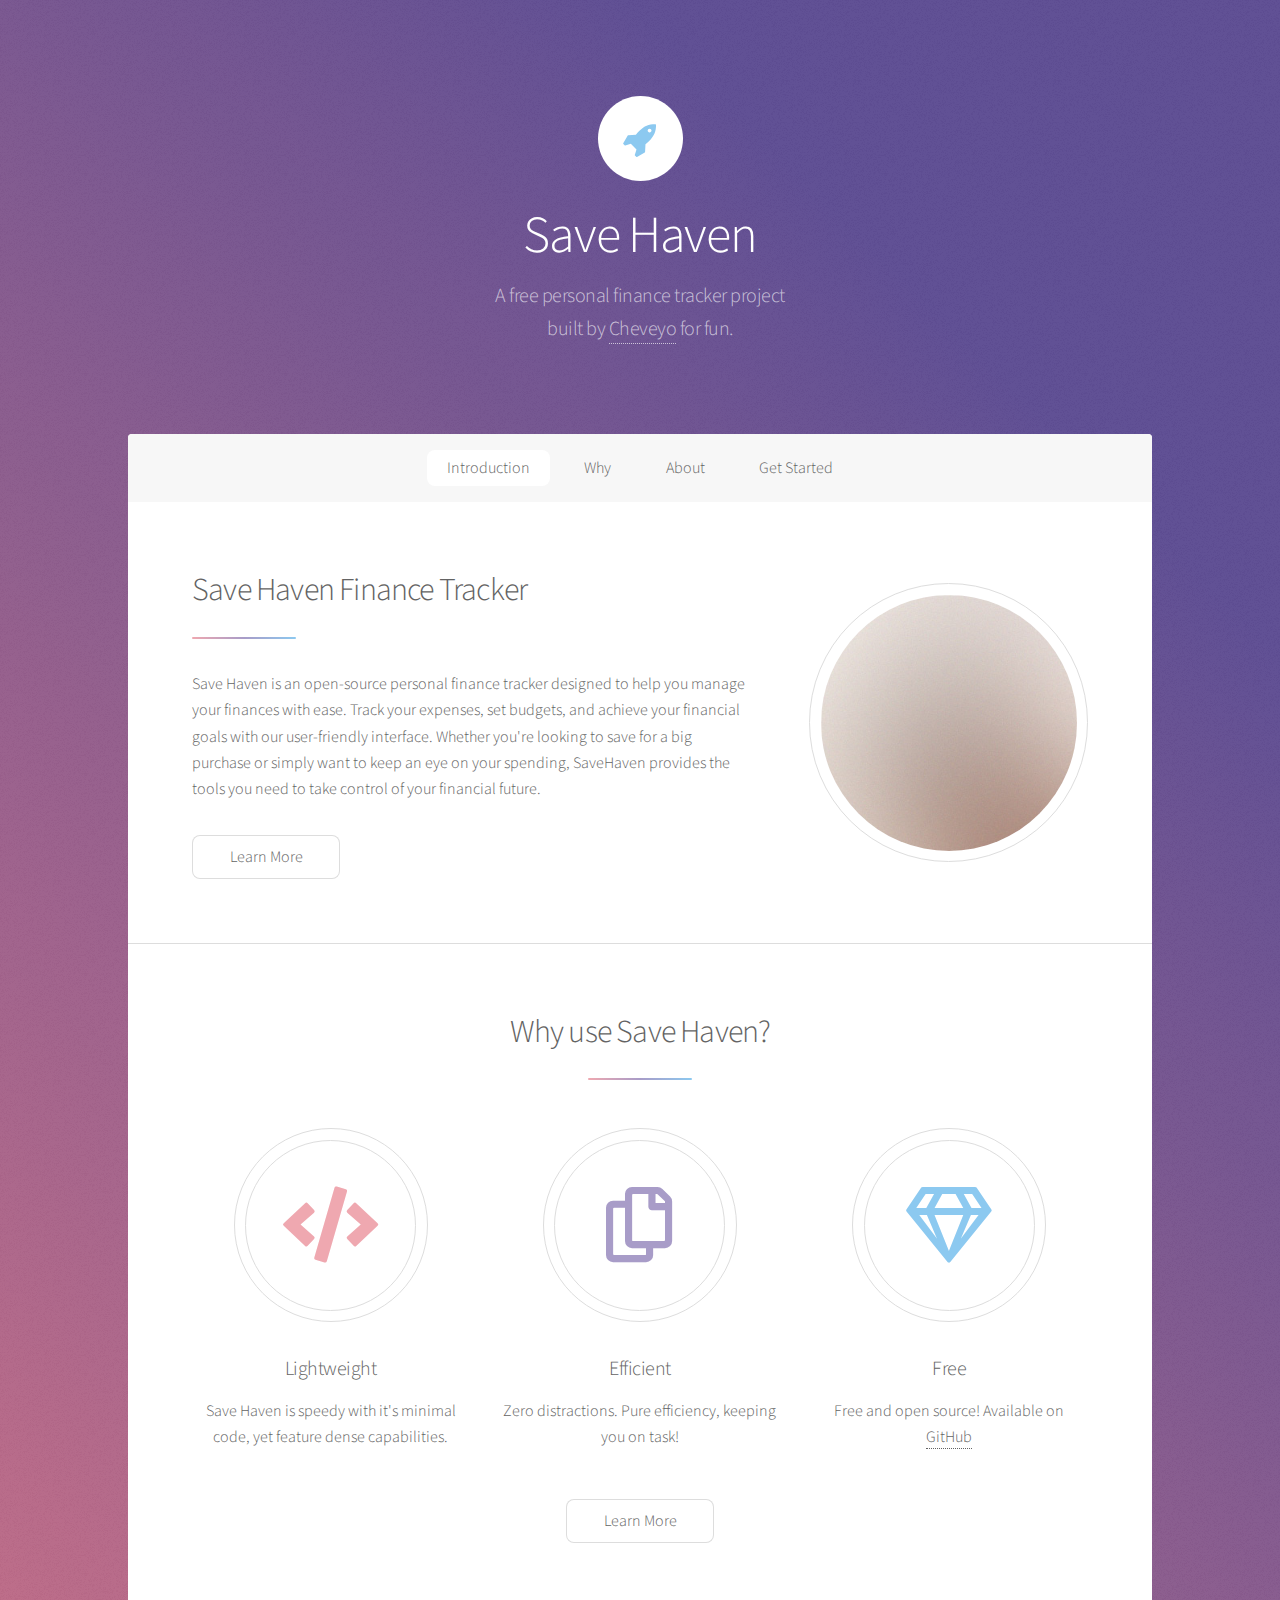
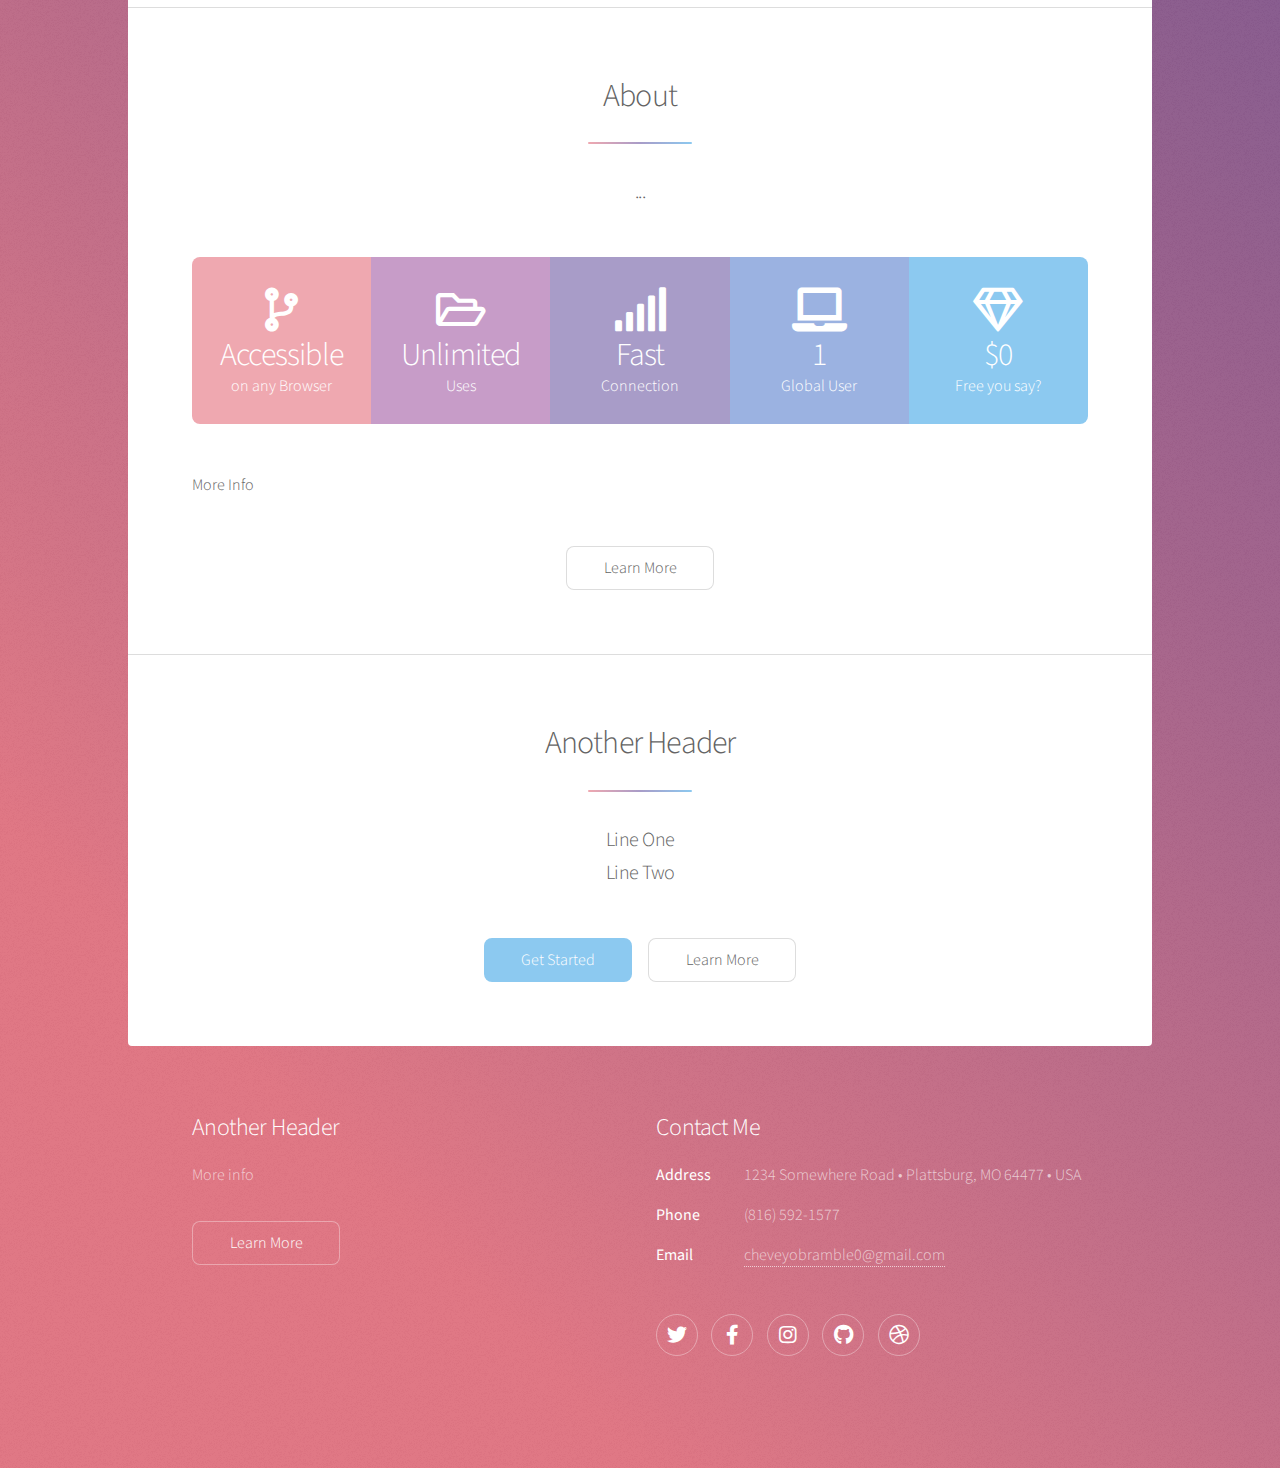
<file: index.html>
<!DOCTYPE HTML>
<!--
	Stellar by HTML5 UP
	html5up.net | @ajlkn
	Free for personal and commercial use under the CCA 3.0 license (html5up.net/license)
-->
<html>
	<head>
		<title>Save Haven</title>
		<meta charset="utf-8" />
		<meta name="viewport" content="width=device-width, initial-scale=1, user-scalable=no" />
		<link rel="stylesheet" href="assets/css/main.css" />
		<noscript><link rel="stylesheet" href="assets/css/noscript.css" /></noscript>
	</head>
	<body class="is-preload">

		<!-- Wrapper -->
			<div id="wrapper">

				<!-- Header -->
					<header id="header" class="alt">
						<span class="logo"><img src="images/logo.svg" alt="" /></span>
						<h1>Save Haven</h1>
						<p>A free personal finance tracker project<br />
						built by <a href="https://cheveyo.dev">Cheveyo</a> for fun.</p>
					</header>

				<!-- Nav -->
					<nav id="nav">
						<ul>
							<li><a href="#intro" class="active">Introduction</a></li>
							<li><a href="#first">Why</a></li>
							<li><a href="#second">About</a></li>
							<li><a href="#cta">Get Started</a></li>
						</ul>
					</nav>

				<!-- Main -->
					<div id="main">

						<!-- Introduction -->
							<section id="intro" class="main">
								<div class="spotlight">
									<div class="content">
										<header class="major">
											<h2>Save Haven Finance Tracker</h2>
										</header>
										<p>Save Haven is an open-source personal finance tracker designed 
											to help you manage your finances with ease. 
											Track your expenses, set budgets, and achieve your financial goals with our user-friendly interface. 
											Whether you're looking to save for a big purchase or simply want to keep an eye on your spending, 
											SaveHaven provides the tools you need to take control of your financial future.</p>
										
										<ul class="actions">
											<li><a href="generic.html" class="button">Learn More</a></li>
										</ul>
									</div>
									<span class="image"><img src="images/pic01.jpg" alt="" /></span>
								</div>
							</section>

						<!-- First Section -->
							<section id="first" class="main special">
								<header class="major">
									<h2>Why use Save Haven?</h2>
								</header>
								<ul class="features">
									<li>
										<span class="icon solid major style1 fa-code"></span>
										<h3>Lightweight</h3>
										<p>Save Haven is speedy with it's minimal code, yet feature dense capabilities.</p>
									</li>
									<li>
										<span class="icon major style3 fa-copy"></span>
										<h3>Efficient</h3>
										<p>Zero distractions. Pure efficiency, keeping you on task!</p>
									</li>
									<li>
										<span class="icon major style5 fa-gem"></span>
										<h3>Free</h3>
										<p>Free and open source! Available on <a href="https://github.com/Chevey-o/SaveHaven">GitHub</a></p>
									</li>
								</ul>
								<footer class="major">
									<ul class="actions special">
										<li><a href="generic.html" class="button">Learn More</a></li>
									</ul>
								</footer>
							</section>

						<!-- Second Section -->
							<section id="second" class="main special">
								<header class="major">
									<h2>About</h2>
									<p>
										...
									</p>
								</header>
								<ul class="statistics">
									<li class="style1">
										<span class="icon solid fa-code-branch"></span>
										<strong>Accessible</strong> on any Browser
									</li>
									<li class="style2">
										<span class="icon fa-folder-open"></span>
										<strong>Unlimited</strong> Uses
									</li>
									<li class="style3">
										<span class="icon solid fa-signal"></span>
										<strong>Fast</strong> Connection
									</li>
									<li class="style4">
										<span class="icon solid fa-laptop"></span>
										<strong>1</strong> Global User
									</li>
									<li class="style5">
										<span class="icon fa-gem"></span>
										<strong>$0</strong> Free you say?
									</li>
								</ul>
								<p class="content">More Info</p>
								<footer class="major">
									<ul class="actions special">
										<li><a href="generic.html" class="button">Learn More</a></li>
									</ul>
								</footer>
							</section>

						<!-- Get Started -->
							<section id="cta" class="main special">
								<header class="major">
									<h2>Another Header</h2>
									<p>Line One<br>
									Line Two</p>
								</header>
								<footer class="major">
									<ul class="actions special">
										<li><a href="generic.html" class="button primary">Get Started</a></li>
										<li><a href="generic.html" class="button">Learn More</a></li>
									</ul>
								</footer>
							</section>

					</div>

				<!-- Footer -->
					<footer id="footer">
						<section>
							<h2>Another Header</h2>
							<p>More info</p>
							<ul class="actions">
								<li><a href="generic.html" class="button">Learn More</a></li>
							</ul>
						</section>
						<section>
							<h2>Contact Me</h2>
							<dl class="alt">
								<dt>Address</dt>
								<dd>1234 Somewhere Road &bull; Plattsburg, MO 64477 &bull; USA</dd>
								<dt>Phone</dt>
								<dd>(816) 592-1577 </dd>
								<dt>Email</dt>
								<dd><a href="#">cheveyobramble0@gmail.com</a></dd>
							</dl>
							<ul class="icons">
								<li><a href="https://cheveyo.dev" class="icon brands fa-twitter alt"><span class="label">Twitter</span></a></li>
								<li><a href="https://cheveyo.dev" class="icon brands fa-facebook-f alt"><span class="label">Facebook</span></a></li>
								<li><a href="https://cheveyo.dev" class="icon brands fa-instagram alt"><span class="label">Instagram</span></a></li>
								<li><a href="https://cheveyo.dev" class="icon brands fa-github alt"><span class="label">GitHub</span></a></li>
								<li><a href="https://cheveyo.dev" class="icon brands fa-dribbble alt"><span class="label">Dribbble</span></a></li>
							</ul>
						</section>
	
					</footer>

			</div>

		<!-- Scripts -->
			<script src="assets/js/jquery.min.js"></script>
			<script src="assets/js/jquery.scrollex.min.js"></script>
			<script src="assets/js/jquery.scrolly.min.js"></script>
			<script src="assets/js/browser.min.js"></script>
			<script src="assets/js/breakpoints.min.js"></script>
			<script src="assets/js/util.js"></script>
			<script src="assets/js/main.js"></script>

	</body>
</html>
</file>
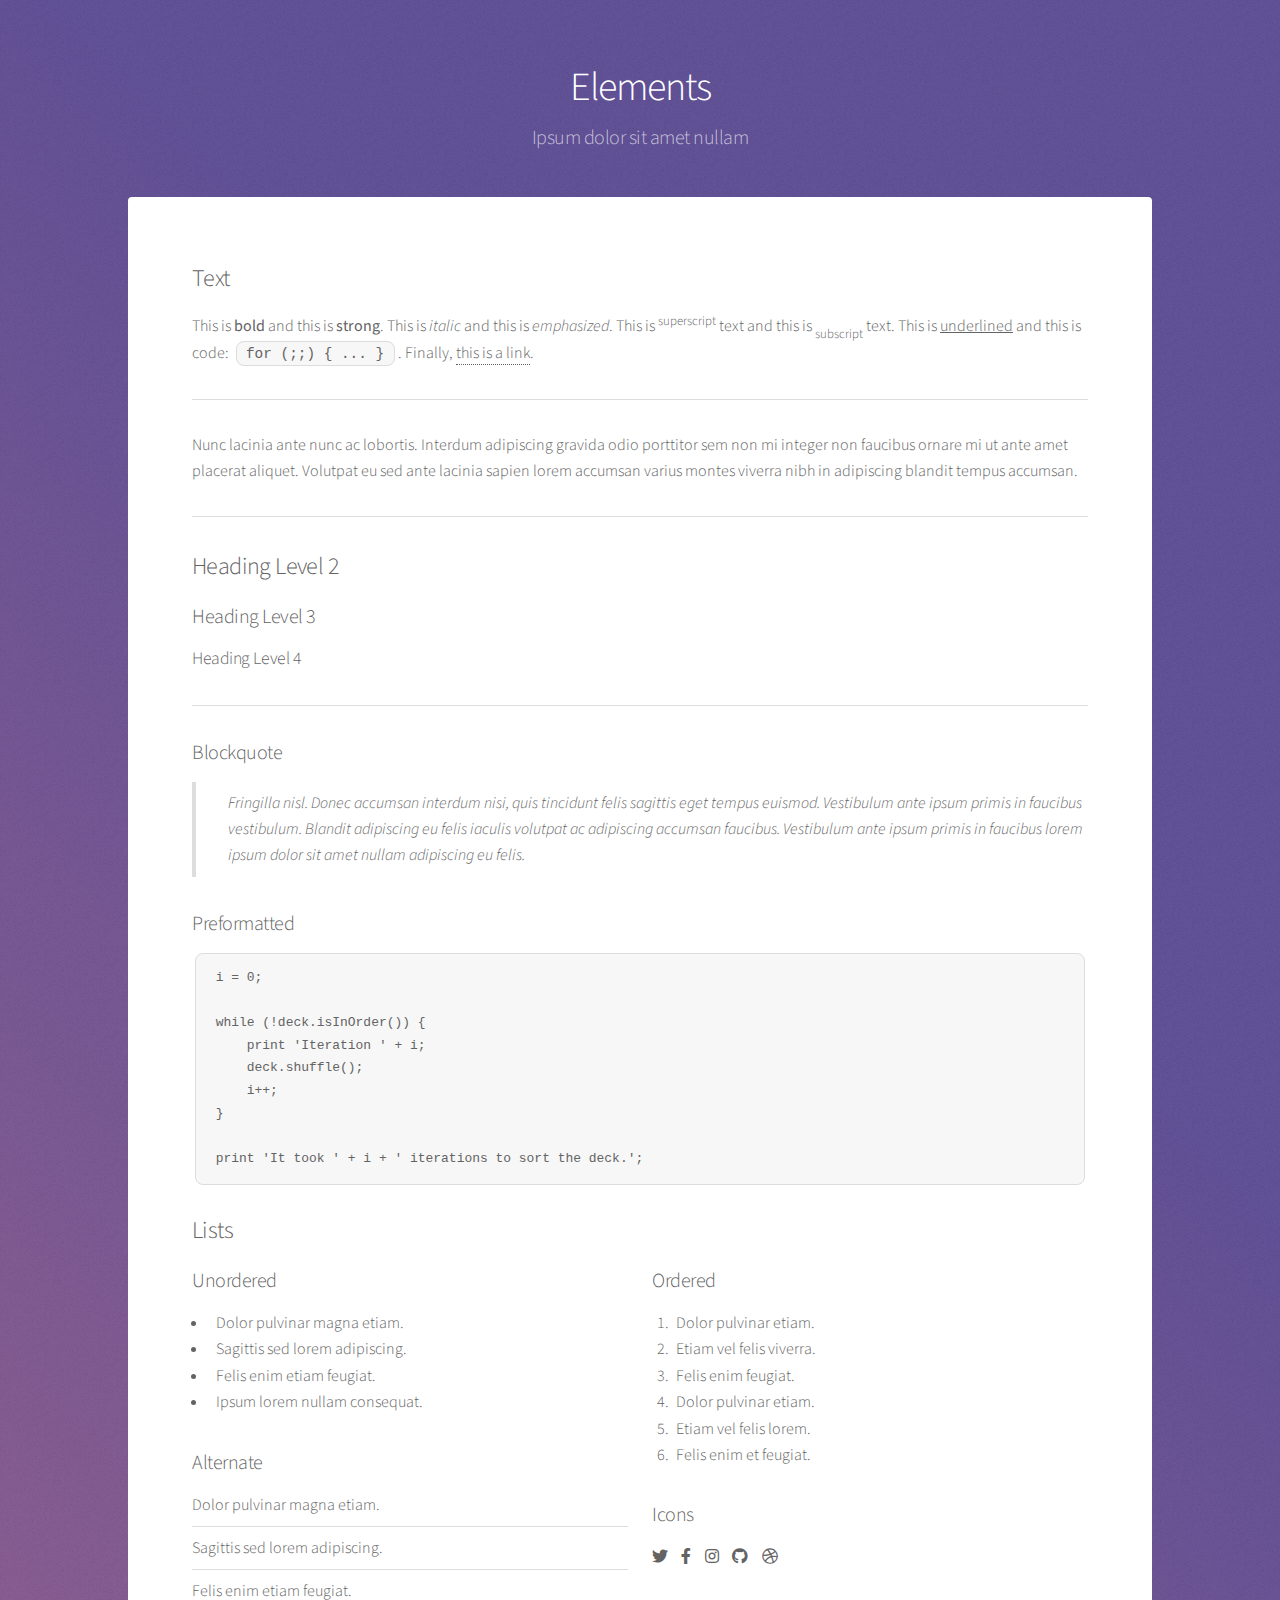
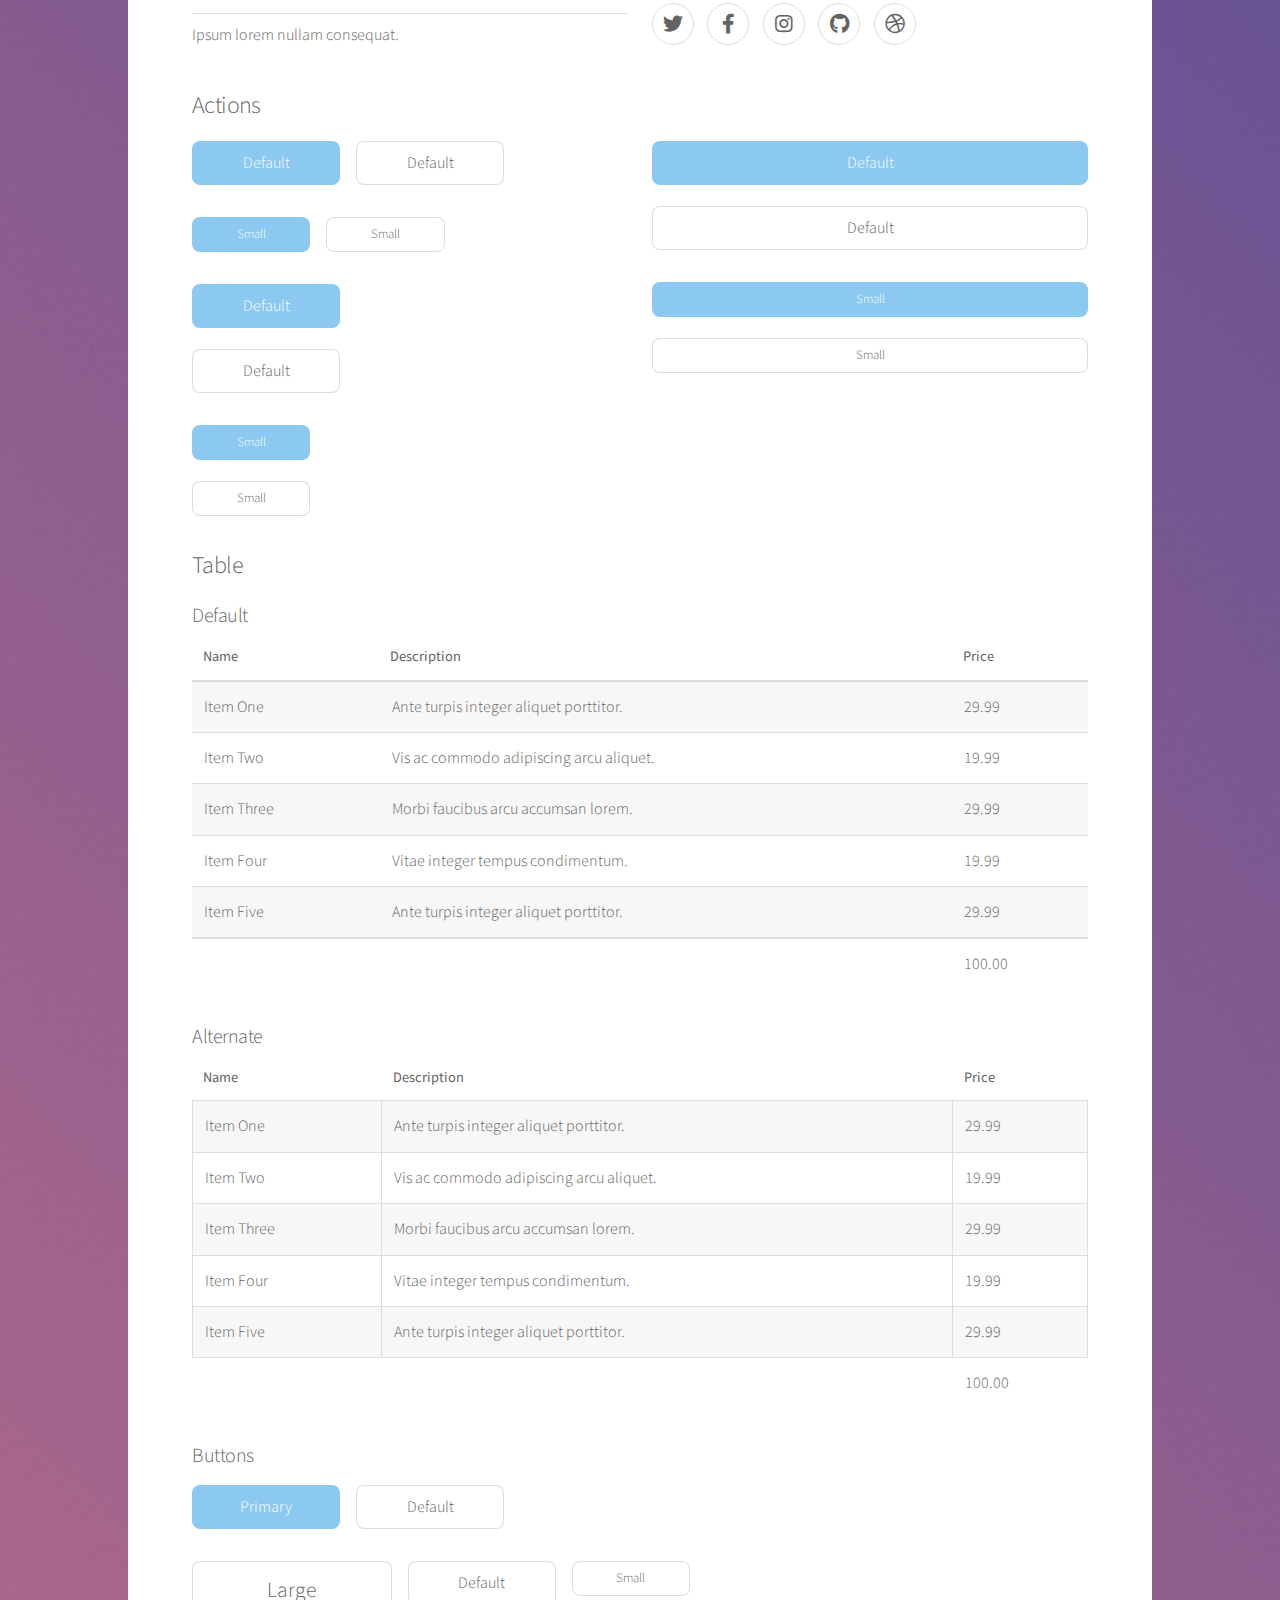
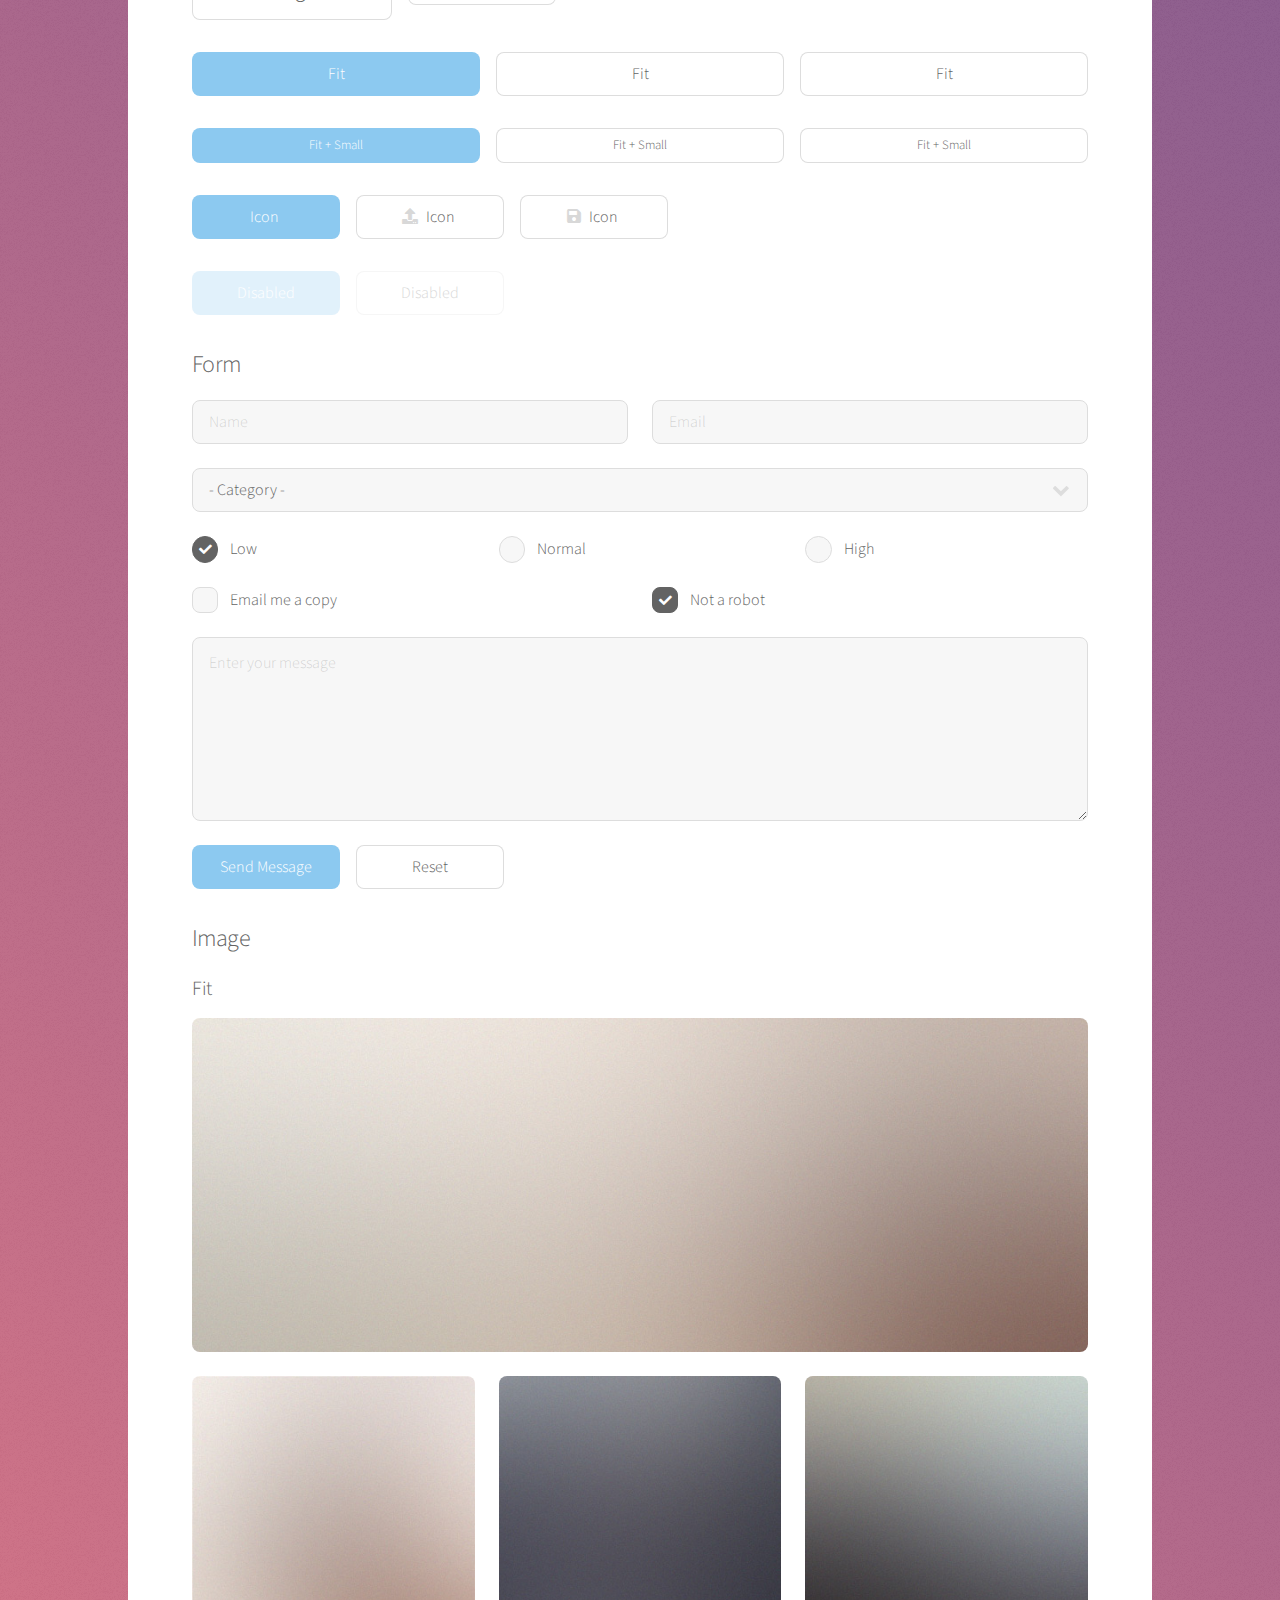
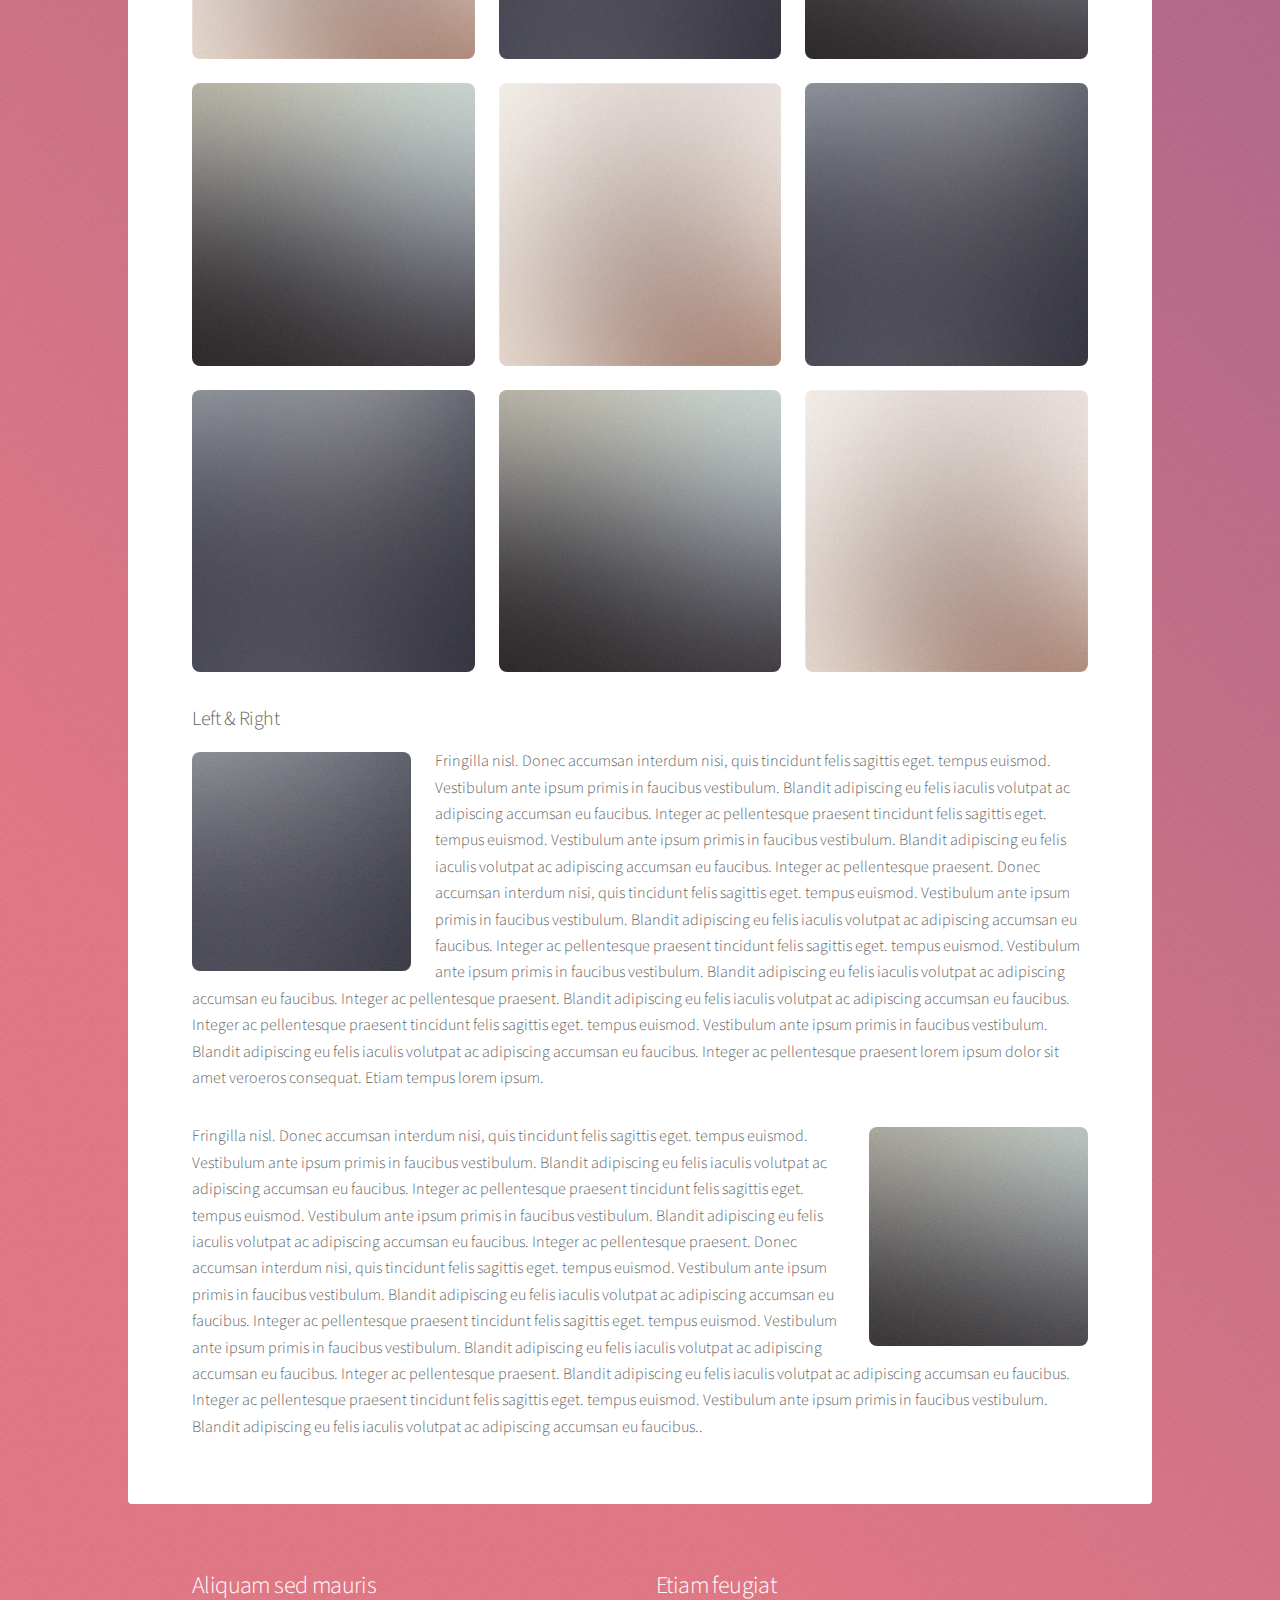
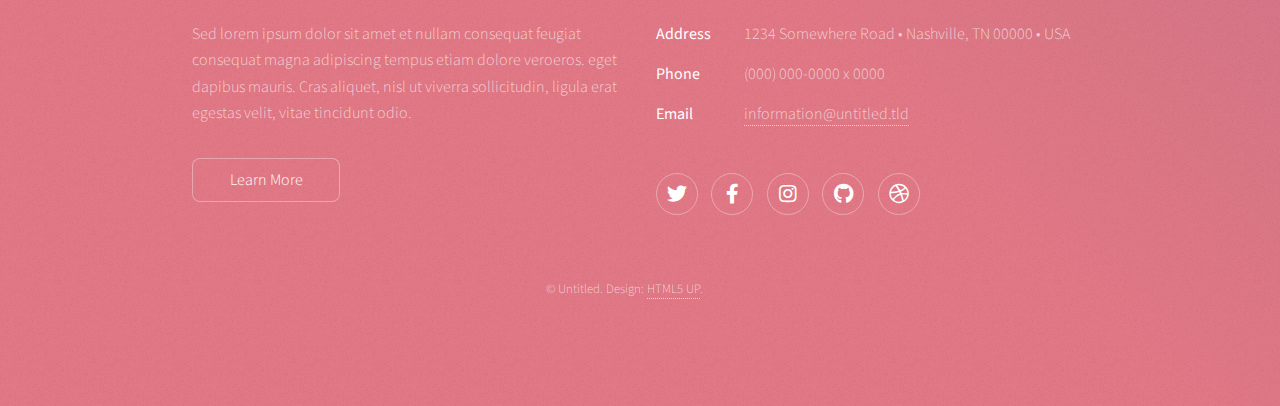
<file: elements.html>
<!DOCTYPE HTML>
<!--
	Stellar by HTML5 UP
	html5up.net | @ajlkn
	Free for personal and commercial use under the CCA 3.0 license (html5up.net/license)
-->
<html>
	<head>
		<title>Elements - Stellar by HTML5 UP</title>
		<meta charset="utf-8" />
		<meta name="viewport" content="width=device-width, initial-scale=1, user-scalable=no" />
		<link rel="stylesheet" href="assets/css/main.css" />
		<noscript><link rel="stylesheet" href="assets/css/noscript.css" /></noscript>
	</head>
	<body class="is-preload">

		<!-- Wrapper -->
			<div id="wrapper">

				<!-- Header -->
					<header id="header">
						<h1>Elements</h1>
						<p>Ipsum dolor sit amet nullam</p>
					</header>

				<!-- Main -->
					<div id="main">

						<!-- Content -->
							<section id="content" class="main">

								<!-- Text -->
									<section>
										<h2>Text</h2>
										<p>This is <b>bold</b> and this is <strong>strong</strong>. This is <i>italic</i> and this is <em>emphasized</em>.
										This is <sup>superscript</sup> text and this is <sub>subscript</sub> text.
										This is <u>underlined</u> and this is code: <code>for (;;) { ... }</code>. Finally, <a href="#">this is a link</a>.</p>
										<hr />
										<p>Nunc lacinia ante nunc ac lobortis. Interdum adipiscing gravida odio porttitor sem non mi integer non faucibus ornare mi ut ante amet placerat aliquet. Volutpat eu sed ante lacinia sapien lorem accumsan varius montes viverra nibh in adipiscing blandit tempus accumsan.</p>
										<hr />
										<h2>Heading Level 2</h2>
										<h3>Heading Level 3</h3>
										<h4>Heading Level 4</h4>
										<hr />
										<h3>Blockquote</h3>
										<blockquote>Fringilla nisl. Donec accumsan interdum nisi, quis tincidunt felis sagittis eget tempus euismod. Vestibulum ante ipsum primis in faucibus vestibulum. Blandit adipiscing eu felis iaculis volutpat ac adipiscing accumsan faucibus. Vestibulum ante ipsum primis in faucibus lorem ipsum dolor sit amet nullam adipiscing eu felis.</blockquote>
										<h3>Preformatted</h3>
										<pre><code>i = 0;

while (!deck.isInOrder()) {
    print 'Iteration ' + i;
    deck.shuffle();
    i++;
}

print 'It took ' + i + ' iterations to sort the deck.';</code></pre>
									</section>

								<!-- Lists -->
									<section>
										<h2>Lists</h2>
										<div class="row">
											<div class="col-6 col-12-medium">
												<h3>Unordered</h3>
												<ul>
													<li>Dolor pulvinar magna etiam.</li>
													<li>Sagittis sed lorem adipiscing.</li>
													<li>Felis enim etiam feugiat.</li>
													<li>Ipsum lorem nullam consequat.</li>
												</ul>
												<h3>Alternate</h3>
												<ul class="alt">
													<li>Dolor pulvinar magna etiam.</li>
													<li>Sagittis sed lorem adipiscing.</li>
													<li>Felis enim etiam feugiat.</li>
													<li>Ipsum lorem nullam consequat.</li>
												</ul>
											</div>
											<div class="col-6 col-12-medium">
												<h3>Ordered</h3>
												<ol>
													<li>Dolor pulvinar etiam.</li>
													<li>Etiam vel felis viverra.</li>
													<li>Felis enim feugiat.</li>
													<li>Dolor pulvinar etiam.</li>
													<li>Etiam vel felis lorem.</li>
													<li>Felis enim et feugiat.</li>
												</ol>
												<h3>Icons</h3>
												<ul class="icons">
													<li><a href="#" class="icon brands fa-twitter"><span class="label">Twitter</span></a></li>
													<li><a href="#" class="icon brands fa-facebook-f"><span class="label">Facebook</span></a></li>
													<li><a href="#" class="icon brands fa-instagram"><span class="label">Instagram</span></a></li>
													<li><a href="#" class="icon brands fa-github"><span class="label">GitHub</span></a></li>
													<li><a href="#" class="icon brands fa-dribbble"><span class="label">Dribbble</span></a></li>
												</ul>
												<ul class="icons">
													<li><a href="#" class="icon brands alt fa-twitter"><span class="label">Twitter</span></a></li>
													<li><a href="#" class="icon brands alt fa-facebook-f"><span class="label">Facebook</span></a></li>
													<li><a href="#" class="icon brands alt fa-instagram"><span class="label">Instagram</span></a></li>
													<li><a href="#" class="icon brands alt fa-github"><span class="label">GitHub</span></a></li>
													<li><a href="#" class="icon brands alt fa-dribbble"><span class="label">Dribbble</span></a></li>
												</ul>
											</div>
										</div>
										<h2>Actions</h2>
										<div class="row">
											<div class="col-6 col-12-medium">
												<ul class="actions">
													<li><a href="#" class="button primary">Default</a></li>
													<li><a href="#" class="button">Default</a></li>
												</ul>
												<ul class="actions small">
													<li><a href="#" class="button primary small">Small</a></li>
													<li><a href="#" class="button small">Small</a></li>
												</ul>
												<ul class="actions stacked">
													<li><a href="#" class="button primary">Default</a></li>
													<li><a href="#" class="button">Default</a></li>
												</ul>
												<ul class="actions stacked">
													<li><a href="#" class="button primary small">Small</a></li>
													<li><a href="#" class="button small">Small</a></li>
												</ul>
											</div>
											<div class="col-6 col-12-medium">
												<ul class="actions stacked">
													<li><a href="#" class="button primary fit">Default</a></li>
													<li><a href="#" class="button fit">Default</a></li>
												</ul>
												<ul class="actions stacked">
													<li><a href="#" class="button primary small fit">Small</a></li>
													<li><a href="#" class="button small fit">Small</a></li>
												</ul>
											</div>
										</div>
									</section>

								<!-- Table -->
									<section>
										<h2>Table</h2>
										<h3>Default</h3>
										<div class="table-wrapper">
											<table>
												<thead>
													<tr>
														<th>Name</th>
														<th>Description</th>
														<th>Price</th>
													</tr>
												</thead>
												<tbody>
													<tr>
														<td>Item One</td>
														<td>Ante turpis integer aliquet porttitor.</td>
														<td>29.99</td>
													</tr>
													<tr>
														<td>Item Two</td>
														<td>Vis ac commodo adipiscing arcu aliquet.</td>
														<td>19.99</td>
													</tr>
													<tr>
														<td>Item Three</td>
														<td> Morbi faucibus arcu accumsan lorem.</td>
														<td>29.99</td>
													</tr>
													<tr>
														<td>Item Four</td>
														<td>Vitae integer tempus condimentum.</td>
														<td>19.99</td>
													</tr>
													<tr>
														<td>Item Five</td>
														<td>Ante turpis integer aliquet porttitor.</td>
														<td>29.99</td>
													</tr>
												</tbody>
												<tfoot>
													<tr>
														<td colspan="2"></td>
														<td>100.00</td>
													</tr>
												</tfoot>
											</table>
										</div>

										<h3>Alternate</h3>
										<div class="table-wrapper">
											<table class="alt">
												<thead>
													<tr>
														<th>Name</th>
														<th>Description</th>
														<th>Price</th>
													</tr>
												</thead>
												<tbody>
													<tr>
														<td>Item One</td>
														<td>Ante turpis integer aliquet porttitor.</td>
														<td>29.99</td>
													</tr>
													<tr>
														<td>Item Two</td>
														<td>Vis ac commodo adipiscing arcu aliquet.</td>
														<td>19.99</td>
													</tr>
													<tr>
														<td>Item Three</td>
														<td> Morbi faucibus arcu accumsan lorem.</td>
														<td>29.99</td>
													</tr>
													<tr>
														<td>Item Four</td>
														<td>Vitae integer tempus condimentum.</td>
														<td>19.99</td>
													</tr>
													<tr>
														<td>Item Five</td>
														<td>Ante turpis integer aliquet porttitor.</td>
														<td>29.99</td>
													</tr>
												</tbody>
												<tfoot>
													<tr>
														<td colspan="2"></td>
														<td>100.00</td>
													</tr>
												</tfoot>
											</table>
										</div>
									</section>

								<!-- Buttons -->
									<section>
										<h3>Buttons</h3>
										<ul class="actions">
											<li><a href="#" class="button primary">Primary</a></li>
											<li><a href="#" class="button">Default</a></li>
										</ul>
										<ul class="actions">
											<li><a href="#" class="button large">Large</a></li>
											<li><a href="#" class="button">Default</a></li>
											<li><a href="#" class="button small">Small</a></li>
										</ul>
										<ul class="actions fit">
											<li><a href="#" class="button primary fit">Fit</a></li>
											<li><a href="#" class="button fit">Fit</a></li>
											<li><a href="#" class="button fit">Fit</a></li>
										</ul>
										<ul class="actions fit small">
											<li><a href="#" class="button primary fit small">Fit + Small</a></li>
											<li><a href="#" class="button fit small">Fit + Small</a></li>
											<li><a href="#" class="button fit small">Fit + Small</a></li>
										</ul>
										<ul class="actions">
											<li><a href="#" class="button primary icon solidfa-download">Icon</a></li>
											<li><a href="#" class="button icon solid fa-upload">Icon</a></li>
											<li><a href="#" class="button icon solid fa-save">Icon</a></li>
										</ul>
										<ul class="actions">
											<li><span class="button primary disabled">Disabled</span></li>
											<li><span class="button disabled">Disabled</span></li>
										</ul>
									</section>

								<!-- Form -->
									<section>
										<h2>Form</h2>
										<form method="post" action="#">
											<div class="row gtr-uniform">
												<div class="col-6 col-12-xsmall">
													<input type="text" name="demo-name" id="demo-name" value="" placeholder="Name" />
												</div>
												<div class="col-6 col-12-xsmall">
													<input type="email" name="demo-email" id="demo-email" value="" placeholder="Email" />
												</div>
												<div class="col-12">
													<select name="demo-category" id="demo-category">
														<option value="">- Category -</option>
														<option value="1">Manufacturing</option>
														<option value="1">Shipping</option>
														<option value="1">Administration</option>
														<option value="1">Human Resources</option>
													</select>
												</div>
												<div class="col-4 col-12-small">
													<input type="radio" id="demo-priority-low" name="demo-priority" checked>
													<label for="demo-priority-low">Low</label>
												</div>
												<div class="col-4 col-12-small">
													<input type="radio" id="demo-priority-normal" name="demo-priority">
													<label for="demo-priority-normal">Normal</label>
												</div>
												<div class="col-4 col-12-small">
													<input type="radio" id="demo-priority-high" name="demo-priority">
													<label for="demo-priority-high">High</label>
												</div>
												<div class="col-6 col-12-small">
													<input type="checkbox" id="demo-copy" name="demo-copy">
													<label for="demo-copy">Email me a copy</label>
												</div>
												<div class="col-6 col-12-small">
													<input type="checkbox" id="demo-human" name="demo-human" checked>
													<label for="demo-human">Not a robot</label>
												</div>
												<div class="col-12">
													<textarea name="demo-message" id="demo-message" placeholder="Enter your message" rows="6"></textarea>
												</div>
												<div class="col-12">
													<ul class="actions">
														<li><input type="submit" value="Send Message" class="primary" /></li>
														<li><input type="reset" value="Reset" /></li>
													</ul>
												</div>
											</div>
										</form>
									</section>

								<!-- Image -->
									<section>
										<h2>Image</h2>
										<h3>Fit</h3>
										<div class="box alt">
											<div class="row gtr-uniform">
												<div class="col-12"><span class="image fit"><img src="images/pic04.jpg" alt="" /></span></div>
												<div class="col-4"><span class="image fit"><img src="images/pic01.jpg" alt="" /></span></div>
												<div class="col-4"><span class="image fit"><img src="images/pic02.jpg" alt="" /></span></div>
												<div class="col-4"><span class="image fit"><img src="images/pic03.jpg" alt="" /></span></div>
												<div class="col-4"><span class="image fit"><img src="images/pic03.jpg" alt="" /></span></div>
												<div class="col-4"><span class="image fit"><img src="images/pic01.jpg" alt="" /></span></div>
												<div class="col-4"><span class="image fit"><img src="images/pic02.jpg" alt="" /></span></div>
												<div class="col-4"><span class="image fit"><img src="images/pic02.jpg" alt="" /></span></div>
												<div class="col-4"><span class="image fit"><img src="images/pic03.jpg" alt="" /></span></div>
												<div class="col-4"><span class="image fit"><img src="images/pic01.jpg" alt="" /></span></div>
											</div>
										</div>
										<h3>Left &amp; Right</h3>
										<p><span class="image left"><img src="images/pic05.jpg" alt="" /></span>Fringilla nisl. Donec accumsan interdum nisi, quis tincidunt felis sagittis eget. tempus euismod. Vestibulum ante ipsum primis in faucibus vestibulum. Blandit adipiscing eu felis iaculis volutpat ac adipiscing accumsan eu faucibus. Integer ac pellentesque praesent tincidunt felis sagittis eget. tempus euismod. Vestibulum ante ipsum primis in faucibus vestibulum. Blandit adipiscing eu felis iaculis volutpat ac adipiscing accumsan eu faucibus. Integer ac pellentesque praesent. Donec accumsan interdum nisi, quis tincidunt felis sagittis eget. tempus euismod. Vestibulum ante ipsum primis in faucibus vestibulum. Blandit adipiscing eu felis iaculis volutpat ac adipiscing accumsan eu faucibus. Integer ac pellentesque praesent tincidunt felis sagittis eget. tempus euismod. Vestibulum ante ipsum primis in faucibus vestibulum. Blandit adipiscing eu felis iaculis volutpat ac adipiscing accumsan eu faucibus. Integer ac pellentesque praesent. Blandit adipiscing eu felis iaculis volutpat ac adipiscing accumsan eu faucibus. Integer ac pellentesque praesent tincidunt felis sagittis eget. tempus euismod. Vestibulum ante ipsum primis in faucibus vestibulum. Blandit adipiscing eu felis iaculis volutpat ac adipiscing accumsan eu faucibus. Integer ac pellentesque praesent lorem ipsum dolor sit amet veroeros consequat. Etiam tempus lorem ipsum.</p>
										<p><span class="image right"><img src="images/pic06.jpg" alt="" /></span>Fringilla nisl. Donec accumsan interdum nisi, quis tincidunt felis sagittis eget. tempus euismod. Vestibulum ante ipsum primis in faucibus vestibulum. Blandit adipiscing eu felis iaculis volutpat ac adipiscing accumsan eu faucibus. Integer ac pellentesque praesent tincidunt felis sagittis eget. tempus euismod. Vestibulum ante ipsum primis in faucibus vestibulum. Blandit adipiscing eu felis iaculis volutpat ac adipiscing accumsan eu faucibus. Integer ac pellentesque praesent. Donec accumsan interdum nisi, quis tincidunt felis sagittis eget. tempus euismod. Vestibulum ante ipsum primis in faucibus vestibulum. Blandit adipiscing eu felis iaculis volutpat ac adipiscing accumsan eu faucibus. Integer ac pellentesque praesent tincidunt felis sagittis eget. tempus euismod. Vestibulum ante ipsum primis in faucibus vestibulum. Blandit adipiscing eu felis iaculis volutpat ac adipiscing accumsan eu faucibus. Integer ac pellentesque praesent. Blandit adipiscing eu felis iaculis volutpat ac adipiscing accumsan eu faucibus. Integer ac pellentesque praesent tincidunt felis sagittis eget. tempus euismod. Vestibulum ante ipsum primis in faucibus vestibulum. Blandit adipiscing eu felis iaculis volutpat ac adipiscing accumsan eu faucibus..</p>
									</section>

							</section>

					</div>

				<!-- Footer -->
					<footer id="footer">
						<section>
							<h2>Aliquam sed mauris</h2>
							<p>Sed lorem ipsum dolor sit amet et nullam consequat feugiat consequat magna adipiscing tempus etiam dolore veroeros. eget dapibus mauris. Cras aliquet, nisl ut viverra sollicitudin, ligula erat egestas velit, vitae tincidunt odio.</p>
							<ul class="actions">
								<li><a href="#" class="button">Learn More</a></li>
							</ul>
						</section>
						<section>
							<h2>Etiam feugiat</h2>
							<dl class="alt">
								<dt>Address</dt>
								<dd>1234 Somewhere Road &bull; Nashville, TN 00000 &bull; USA</dd>
								<dt>Phone</dt>
								<dd>(000) 000-0000 x 0000</dd>
								<dt>Email</dt>
								<dd><a href="#">information@untitled.tld</a></dd>
							</dl>
							<ul class="icons">
								<li><a href="#" class="icon brands fa-twitter alt"><span class="label">Twitter</span></a></li>
								<li><a href="#" class="icon brands fa-facebook-f alt"><span class="label">Facebook</span></a></li>
								<li><a href="#" class="icon brands fa-instagram alt"><span class="label">Instagram</span></a></li>
								<li><a href="#" class="icon brands fa-github alt"><span class="label">GitHub</span></a></li>
								<li><a href="#" class="icon brands fa-dribbble alt"><span class="label">Dribbble</span></a></li>
							</ul>
						</section>
						<p class="copyright">&copy; Untitled. Design: <a href="https://html5up.net">HTML5 UP</a>.</p>
					</footer>

			</div>

		<!-- Scripts -->
			<script src="assets/js/jquery.min.js"></script>
			<script src="assets/js/jquery.scrollex.min.js"></script>
			<script src="assets/js/jquery.scrolly.min.js"></script>
			<script src="assets/js/browser.min.js"></script>
			<script src="assets/js/breakpoints.min.js"></script>
			<script src="assets/js/util.js"></script>
			<script src="assets/js/main.js"></script>

	</body>
</html>
</file>
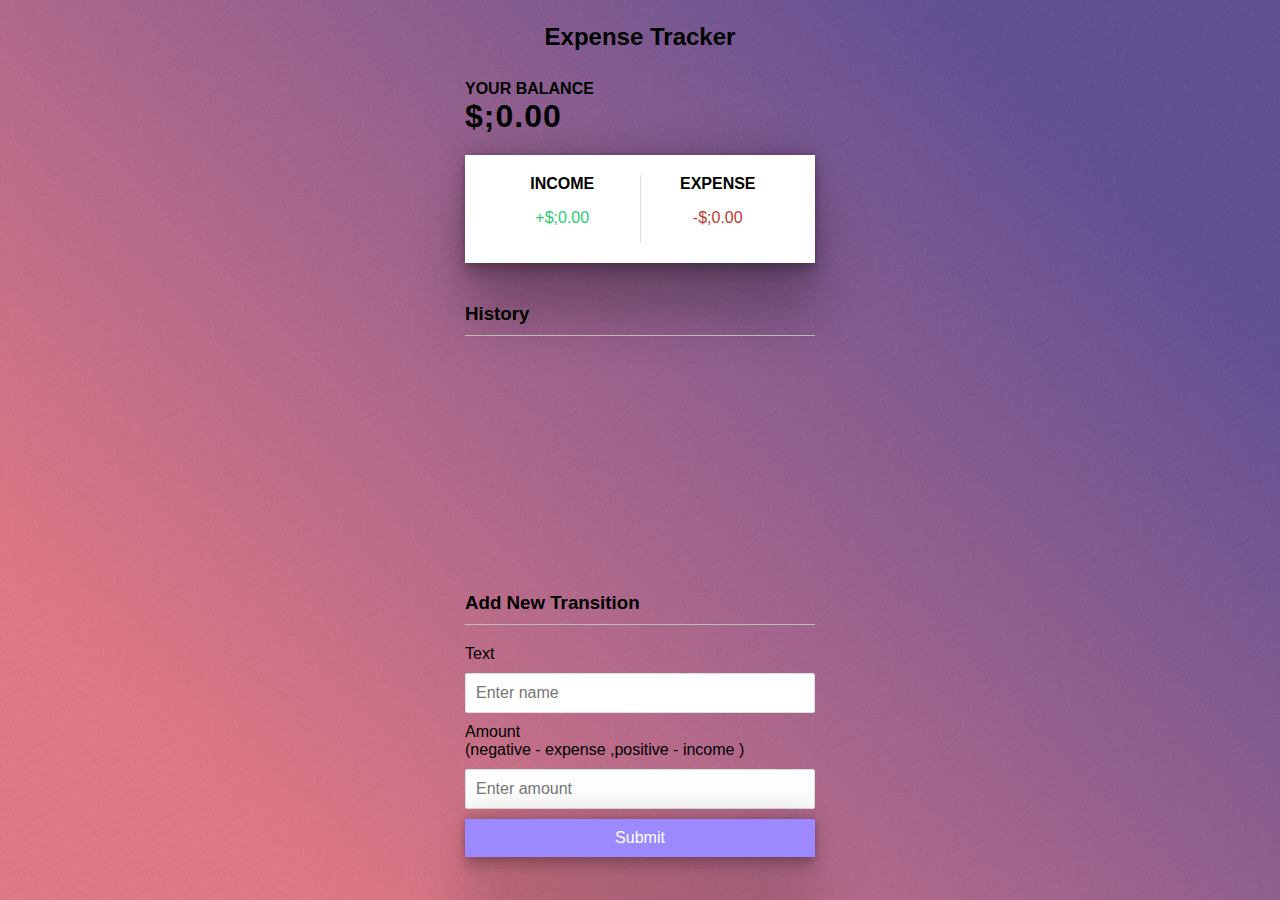
<file: generic.html>
<!DOCTYPE html>
<html lang="en">
  <head>
    <meta charset="UTF-8">
    <meta name="viewport" content="width=device-width, initial-scale=1.0">
    <title>Expense Tracker</title>
    <link rel="stylesheet" href="assets/css/expensetrackers.css">
  </head>
  <body>
    <h2>Expense Tracker</h2>
    <div class="container">
      <h4>Your Balance</h4>
      <h1 id="balance">$;0.00</h1>
      <div class="inc-exp-container">
        <div>
          <h4>Income</h4>
          <p id="money-plus" class="money-plus">
            +$;0.00
          </p>
        </div>
        <div>
          <h4>Expense</h4>
          <p id="money-minus" class="money-minus">
            -$;0.00
          </p>
        </div>
      </div>

      <h3>History</h3>
      <ul id="list" class="list">
        <li class="minus">
          ><button class="delete-btn">x</button>
        </li>
      </ul>
      <h3>Add New Transition</h3>
      <form id="form">
          <div class="form-control">
              <label for="text">Text</label>
              <input type="text" id="text" placeholder="Enter name"/>
          </div>
          <div class="form-control">
              <label for="amount">Amount <br> (negative - expense ,positive - income )</label>
              <input type="number" id="amount" placeholder="Enter amount"> 
          </div>
          <button class="btn">Submit</button>
      </form>
    </div>


    <script src="assets/js/trackerscript.js"></script>
  </body>
</html>
</file>
<file: assets/css/noscript.css>
/*
	Stellar by HTML5 UP
	html5up.net | @ajlkn
	Free for personal and commercial use under the CCA 3.0 license (html5up.net/license)
*/

/* Header */

	body.is-preload #header.alt > * {
		opacity: 1;
	}

	body.is-preload #header.alt .logo {
		-moz-transform: none;
		-webkit-transform: none;
		-ms-transform: none;
		transform: none;
	}
</file>
<file: assets/css/expensetrackers.css>
* {
    box-sizing: border-box;
  }
  
  body {
    background-image: url("images/overlay.png"), -moz-linear-gradient(45deg, #e37682 15%, #5f4d93 85%);
    background-image: url("images/overlay.png"), -webkit-linear-gradient(45deg, #e37682 15%, #5f4d93 85%);
    background-image: url("images/overlay.png"), -ms-linear-gradient(45deg, #e37682 15%, #5f4d93 85%);
    background-image: url("images/overlay.png"), linear-gradient(45deg, #e37682 15%, #5f4d93 85%);
    display: flex;
    flex-direction: column;
    align-items: center;
    justify-content: center;
    min-height: 100vh;
    margin: 0;
    font-family: 'Roboto', sans-serif;
  }
  
  .container {
    margin: 10px auto;
    width: 350px;
  }
  
  h1 {
    letter-spacing: 1px;
    margin: 0;
  }
  
  h3 {
    border-bottom: 1px solid #bbb;
    padding-bottom: 10px;
    margin: 40px 0 10px;
  }
  
  h4 {
    margin: 0;
    text-transform: uppercase;
  }
  
  .inc-exp-container {
    background-color: #fff;
    box-shadow: rgba(0, 0, 0, 0.25) 0px 54px 55px, rgba(0, 0, 0, 0.12) 0px -12px 30px, rgba(0, 0, 0, 0.12) 0px 4px 6px, rgba(0, 0, 0, 0.17) 0px 12px 13px, rgba(0, 0, 0, 0.09) 0px -3px 5px;
    padding: 20px;
    display: flex;
    justify-content: center;
    margin: 20px 0;
  }
  
  .inc-exp-container > div {
    flex: 1;
    text-align: center;
  }
  
  .inc-exp-container > div:first-of-type {
    border-right: 1px solid #dedede;
  }
  
  .money {
    font-size: 2;
    letter-spacing: 1px;
    margin: 5px 0;
  }
  .money-plus {
    color: #2ecc71;
  }
  
  .money-minus {
    color: #c0392b;
  }
  
  label {
    display: inline-block;
    margin: 10px 0;
  }
  
  input[type="text"],
  input[type="number"] {
    border: 1px solid #dedede;
    border-radius: 2px;
    display: block;
    font-size: 16px;
    padding: 10px;
    width: 100%;
  }
  
  .btn {
    cursor: pointer;
    background-color: #9c88ff;
    box-shadow: rgba(0, 0, 0, 0.25) 0px 54px 55px, rgba(0, 0, 0, 0.12) 0px -12px 30px, rgba(0, 0, 0, 0.12) 0px 4px 6px, rgba(0, 0, 0, 0.17) 0px 12px 13px, rgba(0, 0, 0, 0.09) 0px -3px 5px;
    color: #fff;
    border: 0;
    display: block;
    font-size: 16px;
    margin: 10px 0 30px;
    padding: 10px;
    width: 100%;
  }
  
  .btn:focus,
  .delete-btn:focus {
    outline: 0;
  }
  
  .list {
    list-style-type: none;
    padding: 0;
    margin-bottom: 40px;
    height: 200px; /* Set a fixed height for the list */
    overflow-y: scroll; /* Add vertical scrollbar */
  }
  
  .list li {
    background-color: #fff;
    box-shadow:0 1px 3px rgba(0, 0, 0, 0.12),
      0 1px 2px rgba(0, 0, 0, 0.24);
    color: #333;
    display: flex;
    justify-content: space-between;
    position: relative;
    padding: 10px;
    margin: 10px 0;
  }
  
  .list li.plus {
    border-right: 5px solid #2ecc71;
  }
  
  .list li.minus {
    border-right: 5px solid #c0392b;
  }
  
  .delete-btn {
    cursor: pointer;
    background-color: #e74c3c;
    border: 0;
    color: #fff;
    font-size: 20px;
    line-height: 20px;
    padding: 2px 5px;
    position: absolute;
    top: 50%;
    left: 0;
    transform: translate(-100%, -50%);
    opacity: 0;
    transition: opacity 0.3s ease;
  }
  
  .list li:hover .delete-btn {
    opacity: 1;
  }
</file>
<file: assets/css/main.css>
@import url(fontawesome-all.min.css);
@import 'https://fonts.googleapis.com/css?family=Source+Sans+Pro:300,400';

/*
	Stellar by HTML5 UP
	html5up.net | @ajlkn
	Free for personal and commercial use under the CCA 3.0 license (html5up.net/license)
*/

html, body, div, span, applet, object,
iframe, h1, h2, h3, h4, h5, h6, p, blockquote,
pre, a, abbr, acronym, address, big, cite,
code, del, dfn, em, img, ins, kbd, q, s, samp,
small, strike, strong, sub, sup, tt, var, b,
u, i, center, dl, dt, dd, ol, ul, li, fieldset,
form, label, legend, table, caption, tbody,
tfoot, thead, tr, th, td, article, aside,
canvas, details, embed, figure, figcaption,
footer, header, hgroup, menu, nav, output, ruby,
section, summary, time, mark, audio, video {
	margin: 0;
	padding: 0;
	border: 0;
	font-size: 100%;
	font: inherit;
	vertical-align: baseline;}

article, aside, details, figcaption, figure,
footer, header, hgroup, menu, nav, section {
	display: block;}

body {
	line-height: 1;
}

ol, ul {
	list-style: none;
}

blockquote, q {
	quotes: none;
}

	blockquote:before, blockquote:after, q:before, q:after {
		content: '';
		content: none;
	}

table {
	border-collapse: collapse;
	border-spacing: 0;
}

body {
	-webkit-text-size-adjust: none;
}

mark {
	background-color: transparent;
	color: inherit;
}

input::-moz-focus-inner {
	border: 0;
	padding: 0;
}

input, select, textarea {
	-moz-appearance: none;
	-webkit-appearance: none;
	-ms-appearance: none;
	appearance: none;
}

/* Basic */

	@-ms-viewport {
		width: device-width;
	}

	body {
		-ms-overflow-style: scrollbar;
	}

	@media screen and (max-width: 480px) {

		html, body {
			min-width: 320px;
		}

	}

	html {
		box-sizing: border-box;
	}

	*, *:before, *:after {
		box-sizing: inherit;
	}

	body {
		background-color: #935d8c;
		background-image: url("images/overlay.png"), -moz-linear-gradient(45deg, #e37682 15%, #5f4d93 85%);
		background-image: url("images/overlay.png"), -webkit-linear-gradient(45deg, #e37682 15%, #5f4d93 85%);
		background-image: url("images/overlay.png"), -ms-linear-gradient(45deg, #e37682 15%, #5f4d93 85%);
		background-image: url("images/overlay.png"), linear-gradient(45deg, #e37682 15%, #5f4d93 85%);
	}

		body.is-preload *, body.is-preload *:before, body.is-preload *:after {
			-moz-animation: none !important;
			-webkit-animation: none !important;
			-ms-animation: none !important;
			animation: none !important;
			-moz-transition: none !important;
			-webkit-transition: none !important;
			-ms-transition: none !important;
			transition: none !important;
		}

/* Type */

	body {
		background-color: #935d8c;
		color: rgba(255, 255, 255, 0.65);
	}

	body, input, select, textarea {
		font-family: "Source Sans Pro", Helvetica, sans-serif;
		font-size: 17pt;
		font-weight: 300;
		line-height: 1.65;
	}

		@media screen and (max-width: 1680px) {

			body, input, select, textarea {
				font-size: 14pt;
			}

		}

		@media screen and (max-width: 1280px) {

			body, input, select, textarea {
				font-size: 12pt;
			}

		}

		@media screen and (max-width: 360px) {

			body, input, select, textarea {
				font-size: 11pt;
			}

		}

	a {
		-moz-transition: color 0.2s ease, border-bottom 0.2s ease;
		-webkit-transition: color 0.2s ease, border-bottom 0.2s ease;
		-ms-transition: color 0.2s ease, border-bottom 0.2s ease;
		transition: color 0.2s ease, border-bottom 0.2s ease;
		text-decoration: none;
		border-bottom: dotted 1px;
		color: inherit;
	}

		a:hover {
			border-bottom-color: transparent;
		}

	strong, b {
		font-weight: 400;
	}

	em, i {
		font-style: italic;
	}

	p {
		margin: 0 0 2em 0;
	}

		p.content {
			-moz-columns: 20em 2;
			-webkit-columns: 20em 2;
			-ms-columns: 20em 2;
			columns: 20em 2;
			-moz-column-gap: 2em;
			-webkit-column-gap: 2em;
			-ms-column-gap: 2em;
			column-gap: 2em;
			text-align: justify;
		}

	h1, h2, h3, h4, h5, h6 {
		font-weight: 300;
		line-height: 1.5;
		margin: 0 0 0.7em 0;
		letter-spacing: -0.025em;
	}

		h1 a, h2 a, h3 a, h4 a, h5 a, h6 a {
			color: inherit;
			text-decoration: none;
		}

	h1 {
		font-size: 2.5em;
		line-height: 1.2;
	}

	h2 {
		font-size: 1.5em;
	}

	h3 {
		font-size: 1.25em;
	}

	h4 {
		font-size: 1.1em;
	}

	h5 {
		font-size: 0.9em;
	}

	h6 {
		font-size: 0.7em;
	}

	@media screen and (max-width: 736px) {

		h1 {
			font-size: 2em;
		}

	}

	sub {
		font-size: 0.8em;
		position: relative;
		top: 0.5em;
	}

	sup {
		font-size: 0.8em;
		position: relative;
		top: -0.5em;
	}

	blockquote {
		border-left: solid 4px;
		font-style: italic;
		margin: 0 0 2em 0;
		padding: 0.5em 0 0.5em 2em;
	}

	code {
		border-radius: 8px;
		border: solid 1px;
		font-family: "Courier New", monospace;
		font-size: 0.9em;
		margin: 0 0.25em;
		padding: 0.25em 0.65em;
	}

	pre {
		-webkit-overflow-scrolling: touch;
		font-family: "Courier New", monospace;
		font-size: 0.9em;
		margin: 0 0 2em 0;
	}

		pre code {
			display: block;
			line-height: 1.75;
			padding: 1em 1.5em;
			overflow-x: auto;
		}

	hr {
		border: 0;
		border-bottom: solid 1px;
		margin: 2em 0;
	}

		hr.major {
			margin: 3em 0;
		}

	.align-left {
		text-align: left;
	}

	.align-center {
		text-align: center;
	}

	.align-right {
		text-align: right;
	}

	input, select, textarea {
		color: #ffffff;
	}

	a:hover {
		color: #ffffff;
	}

	strong, b {
		color: #ffffff;
	}

	h1, h2, h3, h4, h5, h6 {
		color: #ffffff;
	}

	blockquote {
		border-left-color: rgba(255, 255, 255, 0.35);
	}

	code {
		background: rgba(255, 255, 255, 0.075);
		border-color: rgba(255, 255, 255, 0.35);
	}

	hr {
		border-bottom-color: rgba(255, 255, 255, 0.35);
	}

/* Row */

	.row {
		display: flex;
		flex-wrap: wrap;
		box-sizing: border-box;
		align-items: stretch;
	}

		.row > * {
			box-sizing: border-box;
		}

		.row.gtr-uniform > * > :last-child {
			margin-bottom: 0;
		}

		.row.aln-left {
			justify-content: flex-start;
		}

		.row.aln-center {
			justify-content: center;
		}

		.row.aln-right {
			justify-content: flex-end;
		}

		.row.aln-top {
			align-items: flex-start;
		}

		.row.aln-middle {
			align-items: center;
		}

		.row.aln-bottom {
			align-items: flex-end;
		}

		.row > .imp {
			order: -1;
		}

		.row > .col-1 {
			width: 8.33333%;
		}

		.row > .off-1 {
			margin-left: 8.33333%;
		}

		.row > .col-2 {
			width: 16.66667%;
		}

		.row > .off-2 {
			margin-left: 16.66667%;
		}

		.row > .col-3 {
			width: 25%;
		}

		.row > .off-3 {
			margin-left: 25%;
		}

		.row > .col-4 {
			width: 33.33333%;
		}

		.row > .off-4 {
			margin-left: 33.33333%;
		}

		.row > .col-5 {
			width: 41.66667%;
		}

		.row > .off-5 {
			margin-left: 41.66667%;
		}

		.row > .col-6 {
			width: 50%;
		}

		.row > .off-6 {
			margin-left: 50%;
		}

		.row > .col-7 {
			width: 58.33333%;
		}

		.row > .off-7 {
			margin-left: 58.33333%;
		}

		.row > .col-8 {
			width: 66.66667%;
		}

		.row > .off-8 {
			margin-left: 66.66667%;
		}

		.row > .col-9 {
			width: 75%;
		}

		.row > .off-9 {
			margin-left: 75%;
		}

		.row > .col-10 {
			width: 83.33333%;
		}

		.row > .off-10 {
			margin-left: 83.33333%;
		}

		.row > .col-11 {
			width: 91.66667%;
		}

		.row > .off-11 {
			margin-left: 91.66667%;
		}

		.row > .col-12 {
			width: 100%;
		}

		.row > .off-12 {
			margin-left: 100%;
		}

		.row.gtr-0 {
			margin-top: 0;
			margin-left: 0em;
		}

			.row.gtr-0 > * {
				padding: 0 0 0 0em;
			}

			.row.gtr-0.gtr-uniform {
				margin-top: 0em;
			}

				.row.gtr-0.gtr-uniform > * {
					padding-top: 0em;
				}

		.row.gtr-25 {
			margin-top: 0;
			margin-left: -0.375em;
		}

			.row.gtr-25 > * {
				padding: 0 0 0 0.375em;
			}

			.row.gtr-25.gtr-uniform {
				margin-top: -0.375em;
			}

				.row.gtr-25.gtr-uniform > * {
					padding-top: 0.375em;
				}

		.row.gtr-50 {
			margin-top: 0;
			margin-left: -0.75em;
		}

			.row.gtr-50 > * {
				padding: 0 0 0 0.75em;
			}

			.row.gtr-50.gtr-uniform {
				margin-top: -0.75em;
			}

				.row.gtr-50.gtr-uniform > * {
					padding-top: 0.75em;
				}

		.row {
			margin-top: 0;
			margin-left: -1.5em;
		}

			.row > * {
				padding: 0 0 0 1.5em;
			}

			.row.gtr-uniform {
				margin-top: -1.5em;
			}

				.row.gtr-uniform > * {
					padding-top: 1.5em;
				}

		.row.gtr-150 {
			margin-top: 0;
			margin-left: -2.25em;
		}

			.row.gtr-150 > * {
				padding: 0 0 0 2.25em;
			}

			.row.gtr-150.gtr-uniform {
				margin-top: -2.25em;
			}

				.row.gtr-150.gtr-uniform > * {
					padding-top: 2.25em;
				}

		.row.gtr-200 {
			margin-top: 0;
			margin-left: -3em;
		}

			.row.gtr-200 > * {
				padding: 0 0 0 3em;
			}

			.row.gtr-200.gtr-uniform {
				margin-top: -3em;
			}

				.row.gtr-200.gtr-uniform > * {
					padding-top: 3em;
				}

		@media screen and (max-width: 1680px) {

			.row {
				display: flex;
				flex-wrap: wrap;
				box-sizing: border-box;
				align-items: stretch;
			}

				.row > * {
					box-sizing: border-box;
				}

				.row.gtr-uniform > * > :last-child {
					margin-bottom: 0;
				}

				.row.aln-left {
					justify-content: flex-start;
				}

				.row.aln-center {
					justify-content: center;
				}

				.row.aln-right {
					justify-content: flex-end;
				}

				.row.aln-top {
					align-items: flex-start;
				}

				.row.aln-middle {
					align-items: center;
				}

				.row.aln-bottom {
					align-items: flex-end;
				}

				.row > .imp-xlarge {
					order: -1;
				}

				.row > .col-1-xlarge {
					width: 8.33333%;
				}

				.row > .off-1-xlarge {
					margin-left: 8.33333%;
				}

				.row > .col-2-xlarge {
					width: 16.66667%;
				}

				.row > .off-2-xlarge {
					margin-left: 16.66667%;
				}

				.row > .col-3-xlarge {
					width: 25%;
				}

				.row > .off-3-xlarge {
					margin-left: 25%;
				}

				.row > .col-4-xlarge {
					width: 33.33333%;
				}

				.row > .off-4-xlarge {
					margin-left: 33.33333%;
				}

				.row > .col-5-xlarge {
					width: 41.66667%;
				}

				.row > .off-5-xlarge {
					margin-left: 41.66667%;
				}

				.row > .col-6-xlarge {
					width: 50%;
				}

				.row > .off-6-xlarge {
					margin-left: 50%;
				}

				.row > .col-7-xlarge {
					width: 58.33333%;
				}

				.row > .off-7-xlarge {
					margin-left: 58.33333%;
				}

				.row > .col-8-xlarge {
					width: 66.66667%;
				}

				.row > .off-8-xlarge {
					margin-left: 66.66667%;
				}

				.row > .col-9-xlarge {
					width: 75%;
				}

				.row > .off-9-xlarge {
					margin-left: 75%;
				}

				.row > .col-10-xlarge {
					width: 83.33333%;
				}

				.row > .off-10-xlarge {
					margin-left: 83.33333%;
				}

				.row > .col-11-xlarge {
					width: 91.66667%;
				}

				.row > .off-11-xlarge {
					margin-left: 91.66667%;
				}

				.row > .col-12-xlarge {
					width: 100%;
				}

				.row > .off-12-xlarge {
					margin-left: 100%;
				}

				.row.gtr-0 {
					margin-top: 0;
					margin-left: 0em;
				}

					.row.gtr-0 > * {
						padding: 0 0 0 0em;
					}

					.row.gtr-0.gtr-uniform {
						margin-top: 0em;
					}

						.row.gtr-0.gtr-uniform > * {
							padding-top: 0em;
						}

				.row.gtr-25 {
					margin-top: 0;
					margin-left: -0.375em;
				}

					.row.gtr-25 > * {
						padding: 0 0 0 0.375em;
					}

					.row.gtr-25.gtr-uniform {
						margin-top: -0.375em;
					}

						.row.gtr-25.gtr-uniform > * {
							padding-top: 0.375em;
						}

				.row.gtr-50 {
					margin-top: 0;
					margin-left: -0.75em;
				}

					.row.gtr-50 > * {
						padding: 0 0 0 0.75em;
					}

					.row.gtr-50.gtr-uniform {
						margin-top: -0.75em;
					}

						.row.gtr-50.gtr-uniform > * {
							padding-top: 0.75em;
						}

				.row {
					margin-top: 0;
					margin-left: -1.5em;
				}

					.row > * {
						padding: 0 0 0 1.5em;
					}

					.row.gtr-uniform {
						margin-top: -1.5em;
					}

						.row.gtr-uniform > * {
							padding-top: 1.5em;
						}

				.row.gtr-150 {
					margin-top: 0;
					margin-left: -2.25em;
				}

					.row.gtr-150 > * {
						padding: 0 0 0 2.25em;
					}

					.row.gtr-150.gtr-uniform {
						margin-top: -2.25em;
					}

						.row.gtr-150.gtr-uniform > * {
							padding-top: 2.25em;
						}

				.row.gtr-200 {
					margin-top: 0;
					margin-left: -3em;
				}

					.row.gtr-200 > * {
						padding: 0 0 0 3em;
					}

					.row.gtr-200.gtr-uniform {
						margin-top: -3em;
					}

						.row.gtr-200.gtr-uniform > * {
							padding-top: 3em;
						}

		}

		@media screen and (max-width: 1280px) {

			.row {
				display: flex;
				flex-wrap: wrap;
				box-sizing: border-box;
				align-items: stretch;
			}

				.row > * {
					box-sizing: border-box;
				}

				.row.gtr-uniform > * > :last-child {
					margin-bottom: 0;
				}

				.row.aln-left {
					justify-content: flex-start;
				}

				.row.aln-center {
					justify-content: center;
				}

				.row.aln-right {
					justify-content: flex-end;
				}

				.row.aln-top {
					align-items: flex-start;
				}

				.row.aln-middle {
					align-items: center;
				}

				.row.aln-bottom {
					align-items: flex-end;
				}

				.row > .imp-large {
					order: -1;
				}

				.row > .col-1-large {
					width: 8.33333%;
				}

				.row > .off-1-large {
					margin-left: 8.33333%;
				}

				.row > .col-2-large {
					width: 16.66667%;
				}

				.row > .off-2-large {
					margin-left: 16.66667%;
				}

				.row > .col-3-large {
					width: 25%;
				}

				.row > .off-3-large {
					margin-left: 25%;
				}

				.row > .col-4-large {
					width: 33.33333%;
				}

				.row > .off-4-large {
					margin-left: 33.33333%;
				}

				.row > .col-5-large {
					width: 41.66667%;
				}

				.row > .off-5-large {
					margin-left: 41.66667%;
				}

				.row > .col-6-large {
					width: 50%;
				}

				.row > .off-6-large {
					margin-left: 50%;
				}

				.row > .col-7-large {
					width: 58.33333%;
				}

				.row > .off-7-large {
					margin-left: 58.33333%;
				}

				.row > .col-8-large {
					width: 66.66667%;
				}

				.row > .off-8-large {
					margin-left: 66.66667%;
				}

				.row > .col-9-large {
					width: 75%;
				}

				.row > .off-9-large {
					margin-left: 75%;
				}

				.row > .col-10-large {
					width: 83.33333%;
				}

				.row > .off-10-large {
					margin-left: 83.33333%;
				}

				.row > .col-11-large {
					width: 91.66667%;
				}

				.row > .off-11-large {
					margin-left: 91.66667%;
				}

				.row > .col-12-large {
					width: 100%;
				}

				.row > .off-12-large {
					margin-left: 100%;
				}

				.row.gtr-0 {
					margin-top: 0;
					margin-left: 0em;
				}

					.row.gtr-0 > * {
						padding: 0 0 0 0em;
					}

					.row.gtr-0.gtr-uniform {
						margin-top: 0em;
					}

						.row.gtr-0.gtr-uniform > * {
							padding-top: 0em;
						}

				.row.gtr-25 {
					margin-top: 0;
					margin-left: -0.375em;
				}

					.row.gtr-25 > * {
						padding: 0 0 0 0.375em;
					}

					.row.gtr-25.gtr-uniform {
						margin-top: -0.375em;
					}

						.row.gtr-25.gtr-uniform > * {
							padding-top: 0.375em;
						}

				.row.gtr-50 {
					margin-top: 0;
					margin-left: -0.75em;
				}

					.row.gtr-50 > * {
						padding: 0 0 0 0.75em;
					}

					.row.gtr-50.gtr-uniform {
						margin-top: -0.75em;
					}

						.row.gtr-50.gtr-uniform > * {
							padding-top: 0.75em;
						}

				.row {
					margin-top: 0;
					margin-left: -1.5em;
				}

					.row > * {
						padding: 0 0 0 1.5em;
					}

					.row.gtr-uniform {
						margin-top: -1.5em;
					}

						.row.gtr-uniform > * {
							padding-top: 1.5em;
						}

				.row.gtr-150 {
					margin-top: 0;
					margin-left: -2.25em;
				}

					.row.gtr-150 > * {
						padding: 0 0 0 2.25em;
					}

					.row.gtr-150.gtr-uniform {
						margin-top: -2.25em;
					}

						.row.gtr-150.gtr-uniform > * {
							padding-top: 2.25em;
						}

				.row.gtr-200 {
					margin-top: 0;
					margin-left: -3em;
				}

					.row.gtr-200 > * {
						padding: 0 0 0 3em;
					}

					.row.gtr-200.gtr-uniform {
						margin-top: -3em;
					}

						.row.gtr-200.gtr-uniform > * {
							padding-top: 3em;
						}

		}

		@media screen and (max-width: 980px) {

			.row {
				display: flex;
				flex-wrap: wrap;
				box-sizing: border-box;
				align-items: stretch;
			}

				.row > * {
					box-sizing: border-box;
				}

				.row.gtr-uniform > * > :last-child {
					margin-bottom: 0;
				}

				.row.aln-left {
					justify-content: flex-start;
				}

				.row.aln-center {
					justify-content: center;
				}

				.row.aln-right {
					justify-content: flex-end;
				}

				.row.aln-top {
					align-items: flex-start;
				}

				.row.aln-middle {
					align-items: center;
				}

				.row.aln-bottom {
					align-items: flex-end;
				}

				.row > .imp-medium {
					order: -1;
				}

				.row > .col-1-medium {
					width: 8.33333%;
				}

				.row > .off-1-medium {
					margin-left: 8.33333%;
				}

				.row > .col-2-medium {
					width: 16.66667%;
				}

				.row > .off-2-medium {
					margin-left: 16.66667%;
				}

				.row > .col-3-medium {
					width: 25%;
				}

				.row > .off-3-medium {
					margin-left: 25%;
				}

				.row > .col-4-medium {
					width: 33.33333%;
				}

				.row > .off-4-medium {
					margin-left: 33.33333%;
				}

				.row > .col-5-medium {
					width: 41.66667%;
				}

				.row > .off-5-medium {
					margin-left: 41.66667%;
				}

				.row > .col-6-medium {
					width: 50%;
				}

				.row > .off-6-medium {
					margin-left: 50%;
				}

				.row > .col-7-medium {
					width: 58.33333%;
				}

				.row > .off-7-medium {
					margin-left: 58.33333%;
				}

				.row > .col-8-medium {
					width: 66.66667%;
				}

				.row > .off-8-medium {
					margin-left: 66.66667%;
				}

				.row > .col-9-medium {
					width: 75%;
				}

				.row > .off-9-medium {
					margin-left: 75%;
				}

				.row > .col-10-medium {
					width: 83.33333%;
				}

				.row > .off-10-medium {
					margin-left: 83.33333%;
				}

				.row > .col-11-medium {
					width: 91.66667%;
				}

				.row > .off-11-medium {
					margin-left: 91.66667%;
				}

				.row > .col-12-medium {
					width: 100%;
				}

				.row > .off-12-medium {
					margin-left: 100%;
				}

				.row.gtr-0 {
					margin-top: 0;
					margin-left: 0em;
				}

					.row.gtr-0 > * {
						padding: 0 0 0 0em;
					}

					.row.gtr-0.gtr-uniform {
						margin-top: 0em;
					}

						.row.gtr-0.gtr-uniform > * {
							padding-top: 0em;
						}

				.row.gtr-25 {
					margin-top: 0;
					margin-left: -0.375em;
				}

					.row.gtr-25 > * {
						padding: 0 0 0 0.375em;
					}

					.row.gtr-25.gtr-uniform {
						margin-top: -0.375em;
					}

						.row.gtr-25.gtr-uniform > * {
							padding-top: 0.375em;
						}

				.row.gtr-50 {
					margin-top: 0;
					margin-left: -0.75em;
				}

					.row.gtr-50 > * {
						padding: 0 0 0 0.75em;
					}

					.row.gtr-50.gtr-uniform {
						margin-top: -0.75em;
					}

						.row.gtr-50.gtr-uniform > * {
							padding-top: 0.75em;
						}

				.row {
					margin-top: 0;
					margin-left: -1.5em;
				}

					.row > * {
						padding: 0 0 0 1.5em;
					}

					.row.gtr-uniform {
						margin-top: -1.5em;
					}

						.row.gtr-uniform > * {
							padding-top: 1.5em;
						}

				.row.gtr-150 {
					margin-top: 0;
					margin-left: -2.25em;
				}

					.row.gtr-150 > * {
						padding: 0 0 0 2.25em;
					}

					.row.gtr-150.gtr-uniform {
						margin-top: -2.25em;
					}

						.row.gtr-150.gtr-uniform > * {
							padding-top: 2.25em;
						}

				.row.gtr-200 {
					margin-top: 0;
					margin-left: -3em;
				}

					.row.gtr-200 > * {
						padding: 0 0 0 3em;
					}

					.row.gtr-200.gtr-uniform {
						margin-top: -3em;
					}

						.row.gtr-200.gtr-uniform > * {
							padding-top: 3em;
						}

		}

		@media screen and (max-width: 736px) {

			.row {
				display: flex;
				flex-wrap: wrap;
				box-sizing: border-box;
				align-items: stretch;
			}

				.row > * {
					box-sizing: border-box;
				}

				.row.gtr-uniform > * > :last-child {
					margin-bottom: 0;
				}

				.row.aln-left {
					justify-content: flex-start;
				}

				.row.aln-center {
					justify-content: center;
				}

				.row.aln-right {
					justify-content: flex-end;
				}

				.row.aln-top {
					align-items: flex-start;
				}

				.row.aln-middle {
					align-items: center;
				}

				.row.aln-bottom {
					align-items: flex-end;
				}

				.row > .imp-small {
					order: -1;
				}

				.row > .col-1-small {
					width: 8.33333%;
				}

				.row > .off-1-small {
					margin-left: 8.33333%;
				}

				.row > .col-2-small {
					width: 16.66667%;
				}

				.row > .off-2-small {
					margin-left: 16.66667%;
				}

				.row > .col-3-small {
					width: 25%;
				}

				.row > .off-3-small {
					margin-left: 25%;
				}

				.row > .col-4-small {
					width: 33.33333%;
				}

				.row > .off-4-small {
					margin-left: 33.33333%;
				}

				.row > .col-5-small {
					width: 41.66667%;
				}

				.row > .off-5-small {
					margin-left: 41.66667%;
				}

				.row > .col-6-small {
					width: 50%;
				}

				.row > .off-6-small {
					margin-left: 50%;
				}

				.row > .col-7-small {
					width: 58.33333%;
				}

				.row > .off-7-small {
					margin-left: 58.33333%;
				}

				.row > .col-8-small {
					width: 66.66667%;
				}

				.row > .off-8-small {
					margin-left: 66.66667%;
				}

				.row > .col-9-small {
					width: 75%;
				}

				.row > .off-9-small {
					margin-left: 75%;
				}

				.row > .col-10-small {
					width: 83.33333%;
				}

				.row > .off-10-small {
					margin-left: 83.33333%;
				}

				.row > .col-11-small {
					width: 91.66667%;
				}

				.row > .off-11-small {
					margin-left: 91.66667%;
				}

				.row > .col-12-small {
					width: 100%;
				}

				.row > .off-12-small {
					margin-left: 100%;
				}

				.row.gtr-0 {
					margin-top: 0;
					margin-left: 0em;
				}

					.row.gtr-0 > * {
						padding: 0 0 0 0em;
					}

					.row.gtr-0.gtr-uniform {
						margin-top: 0em;
					}

						.row.gtr-0.gtr-uniform > * {
							padding-top: 0em;
						}

				.row.gtr-25 {
					margin-top: 0;
					margin-left: -0.25em;
				}

					.row.gtr-25 > * {
						padding: 0 0 0 0.25em;
					}

					.row.gtr-25.gtr-uniform {
						margin-top: -0.25em;
					}

						.row.gtr-25.gtr-uniform > * {
							padding-top: 0.25em;
						}

				.row.gtr-50 {
					margin-top: 0;
					margin-left: -0.5em;
				}

					.row.gtr-50 > * {
						padding: 0 0 0 0.5em;
					}

					.row.gtr-50.gtr-uniform {
						margin-top: -0.5em;
					}

						.row.gtr-50.gtr-uniform > * {
							padding-top: 0.5em;
						}

				.row {
					margin-top: 0;
					margin-left: -1em;
				}

					.row > * {
						padding: 0 0 0 1em;
					}

					.row.gtr-uniform {
						margin-top: -1em;
					}

						.row.gtr-uniform > * {
							padding-top: 1em;
						}

				.row.gtr-150 {
					margin-top: 0;
					margin-left: -1.5em;
				}

					.row.gtr-150 > * {
						padding: 0 0 0 1.5em;
					}

					.row.gtr-150.gtr-uniform {
						margin-top: -1.5em;
					}

						.row.gtr-150.gtr-uniform > * {
							padding-top: 1.5em;
						}

				.row.gtr-200 {
					margin-top: 0;
					margin-left: -2em;
				}

					.row.gtr-200 > * {
						padding: 0 0 0 2em;
					}

					.row.gtr-200.gtr-uniform {
						margin-top: -2em;
					}

						.row.gtr-200.gtr-uniform > * {
							padding-top: 2em;
						}

		}

		@media screen and (max-width: 480px) {

			.row {
				display: flex;
				flex-wrap: wrap;
				box-sizing: border-box;
				align-items: stretch;
			}

				.row > * {
					box-sizing: border-box;
				}

				.row.gtr-uniform > * > :last-child {
					margin-bottom: 0;
				}

				.row.aln-left {
					justify-content: flex-start;
				}

				.row.aln-center {
					justify-content: center;
				}

				.row.aln-right {
					justify-content: flex-end;
				}

				.row.aln-top {
					align-items: flex-start;
				}

				.row.aln-middle {
					align-items: center;
				}

				.row.aln-bottom {
					align-items: flex-end;
				}

				.row > .imp-xsmall {
					order: -1;
				}

				.row > .col-1-xsmall {
					width: 8.33333%;
				}

				.row > .off-1-xsmall {
					margin-left: 8.33333%;
				}

				.row > .col-2-xsmall {
					width: 16.66667%;
				}

				.row > .off-2-xsmall {
					margin-left: 16.66667%;
				}

				.row > .col-3-xsmall {
					width: 25%;
				}

				.row > .off-3-xsmall {
					margin-left: 25%;
				}

				.row > .col-4-xsmall {
					width: 33.33333%;
				}

				.row > .off-4-xsmall {
					margin-left: 33.33333%;
				}

				.row > .col-5-xsmall {
					width: 41.66667%;
				}

				.row > .off-5-xsmall {
					margin-left: 41.66667%;
				}

				.row > .col-6-xsmall {
					width: 50%;
				}

				.row > .off-6-xsmall {
					margin-left: 50%;
				}

				.row > .col-7-xsmall {
					width: 58.33333%;
				}

				.row > .off-7-xsmall {
					margin-left: 58.33333%;
				}

				.row > .col-8-xsmall {
					width: 66.66667%;
				}

				.row > .off-8-xsmall {
					margin-left: 66.66667%;
				}

				.row > .col-9-xsmall {
					width: 75%;
				}

				.row > .off-9-xsmall {
					margin-left: 75%;
				}

				.row > .col-10-xsmall {
					width: 83.33333%;
				}

				.row > .off-10-xsmall {
					margin-left: 83.33333%;
				}

				.row > .col-11-xsmall {
					width: 91.66667%;
				}

				.row > .off-11-xsmall {
					margin-left: 91.66667%;
				}

				.row > .col-12-xsmall {
					width: 100%;
				}

				.row > .off-12-xsmall {
					margin-left: 100%;
				}

				.row.gtr-0 {
					margin-top: 0;
					margin-left: 0em;
				}

					.row.gtr-0 > * {
						padding: 0 0 0 0em;
					}

					.row.gtr-0.gtr-uniform {
						margin-top: 0em;
					}

						.row.gtr-0.gtr-uniform > * {
							padding-top: 0em;
						}

				.row.gtr-25 {
					margin-top: 0;
					margin-left: -0.3125em;
				}

					.row.gtr-25 > * {
						padding: 0 0 0 0.3125em;
					}

					.row.gtr-25.gtr-uniform {
						margin-top: -0.3125em;
					}

						.row.gtr-25.gtr-uniform > * {
							padding-top: 0.3125em;
						}

				.row.gtr-50 {
					margin-top: 0;
					margin-left: -0.625em;
				}

					.row.gtr-50 > * {
						padding: 0 0 0 0.625em;
					}

					.row.gtr-50.gtr-uniform {
						margin-top: -0.625em;
					}

						.row.gtr-50.gtr-uniform > * {
							padding-top: 0.625em;
						}

				.row {
					margin-top: 0;
					margin-left: -1.25em;
				}

					.row > * {
						padding: 0 0 0 1.25em;
					}

					.row.gtr-uniform {
						margin-top: -1.25em;
					}

						.row.gtr-uniform > * {
							padding-top: 1.25em;
						}

				.row.gtr-150 {
					margin-top: 0;
					margin-left: -1.875em;
				}

					.row.gtr-150 > * {
						padding: 0 0 0 1.875em;
					}

					.row.gtr-150.gtr-uniform {
						margin-top: -1.875em;
					}

						.row.gtr-150.gtr-uniform > * {
							padding-top: 1.875em;
						}

				.row.gtr-200 {
					margin-top: 0;
					margin-left: -2.5em;
				}

					.row.gtr-200 > * {
						padding: 0 0 0 2.5em;
					}

					.row.gtr-200.gtr-uniform {
						margin-top: -2.5em;
					}

						.row.gtr-200.gtr-uniform > * {
							padding-top: 2.5em;
						}

		}

/* Box */

	.box {
		border-radius: 8px;
		border: solid;
		margin-bottom: 2em;
		padding: 1.5em;
	}

		.box > :last-child,
		.box > :last-child > :last-child,
		.box > :last-child > :last-child > :last-child {
			margin-bottom: 0;
		}

		.box.alt {
			border: 0;
			border-radius: 0;
			padding: 0;
		}

	.box {
		border-color: rgba(255, 255, 255, 0.35);
	}

/* Button */

	input[type="submit"],
	input[type="reset"],
	input[type="button"],
	button,
	.button {
		-moz-appearance: none;
		-webkit-appearance: none;
		-ms-appearance: none;
		appearance: none;
		-moz-transition: background-color 0.2s ease-in-out, color 0.2s ease-in-out;
		-webkit-transition: background-color 0.2s ease-in-out, color 0.2s ease-in-out;
		-ms-transition: background-color 0.2s ease-in-out, color 0.2s ease-in-out;
		transition: background-color 0.2s ease-in-out, color 0.2s ease-in-out;
		border-radius: 8px;
		border: 0;
		cursor: pointer;
		display: inline-block;
		font-weight: 300;
		height: 2.75em;
		line-height: 2.75em;
		min-width: 9.25em;
		padding: 0 1.5em;
		text-align: center;
		text-decoration: none;
		white-space: nowrap;
	}

		input[type="submit"].icon,
		input[type="reset"].icon,
		input[type="button"].icon,
		button.icon,
		.button.icon {
			padding-left: 1.35em;
		}

			input[type="submit"].icon:before,
			input[type="reset"].icon:before,
			input[type="button"].icon:before,
			button.icon:before,
			.button.icon:before {
				margin-right: 0.5em;
			}

		input[type="submit"].fit,
		input[type="reset"].fit,
		input[type="button"].fit,
		button.fit,
		.button.fit {
			width: 100%;
		}

		input[type="submit"].small,
		input[type="reset"].small,
		input[type="button"].small,
		button.small,
		.button.small {
			font-size: 0.8em;
		}

		input[type="submit"].large,
		input[type="reset"].large,
		input[type="button"].large,
		button.large,
		.button.large {
			font-size: 1.35em;
		}

		input[type="submit"].disabled, input[type="submit"]:disabled,
		input[type="reset"].disabled,
		input[type="reset"]:disabled,
		input[type="button"].disabled,
		input[type="button"]:disabled,
		button.disabled,
		button:disabled,
		.button.disabled,
		.button:disabled {
			pointer-events: none;
			opacity: 0.25;
		}

		@media screen and (max-width: 736px) {

			input[type="submit"],
			input[type="reset"],
			input[type="button"],
			button,
			.button {
				min-width: 0;
			}

		}

	input[type="submit"],
	input[type="reset"],
	input[type="button"],
	button,
	.button {
		background-color: transparent;
		box-shadow: inset 0 0 0 1px rgba(255, 255, 255, 0.35);
		color: #ffffff !important;
	}

		input[type="submit"]:hover,
		input[type="reset"]:hover,
		input[type="button"]:hover,
		button:hover,
		.button:hover {
			background-color: rgba(255, 255, 255, 0.075);
		}

		input[type="submit"]:active,
		input[type="reset"]:active,
		input[type="button"]:active,
		button:active,
		.button:active {
			background-color: rgba(255, 255, 255, 0.2);
		}

		input[type="submit"].icon:before,
		input[type="reset"].icon:before,
		input[type="button"].icon:before,
		button.icon:before,
		.button.icon:before {
			color: rgba(255, 255, 255, 0.5);
		}

		input[type="submit"].primary,
		input[type="reset"].primary,
		input[type="button"].primary,
		button.primary,
		.button.primary {
			background-color: #8cc9f0;
			color: #ffffff !important;
			box-shadow: none;
		}

			input[type="submit"].primary:hover,
			input[type="reset"].primary:hover,
			input[type="button"].primary:hover,
			button.primary:hover,
			.button.primary:hover {
				background-color: #9acff2;
			}

			input[type="submit"].primary:active,
			input[type="reset"].primary:active,
			input[type="button"].primary:active,
			button.primary:active,
			.button.primary:active {
				background-color: #7ec3ee;
			}

			input[type="submit"].primary.icon:before,
			input[type="reset"].primary.icon:before,
			input[type="button"].primary.icon:before,
			button.primary.icon:before,
			.button.primary.icon:before {
				color: #ffffff !important;
			}

/* Form */

	form {
		margin: 0 0 2em 0;
	}

	label {
		display: block;
		font-size: 0.9em;
		font-weight: 400;
		margin: 0 0 1em 0;
	}

	input[type="text"],
	input[type="password"],
	input[type="email"],
	select,
	textarea {
		-moz-appearance: none;
		-webkit-appearance: none;
		-ms-appearance: none;
		appearance: none;
		border-radius: 8px;
		border: solid 1px;
		color: inherit;
		display: block;
		outline: 0;
		padding: 0 1em;
		text-decoration: none;
		width: 100%;
	}

		input[type="text"]:invalid,
		input[type="password"]:invalid,
		input[type="email"]:invalid,
		select:invalid,
		textarea:invalid {
			box-shadow: none;
		}

	select {
		background-size: 1.25rem;
		background-repeat: no-repeat;
		background-position: calc(100% - 1rem) center;
		height: 2.75em;
		padding-right: 2.75em;
		text-overflow: ellipsis;
	}

		select:focus::-ms-value {
			background-color: transparent;
		}

		select::-ms-expand {
			display: none;
		}

	input[type="text"],
	input[type="password"],
	input[type="email"],
	select {
		height: 2.75em;
	}

	textarea {
		padding: 0.75em 1em;
	}

	input[type="checkbox"],
	input[type="radio"] {
		-moz-appearance: none;
		-webkit-appearance: none;
		-ms-appearance: none;
		appearance: none;
		display: block;
		float: left;
		margin-right: -2em;
		opacity: 0;
		width: 1em;
		z-index: -1;
	}

		input[type="checkbox"] + label,
		input[type="radio"] + label {
			text-decoration: none;
			cursor: pointer;
			display: inline-block;
			font-size: 1em;
			font-weight: 300;
			padding-left: 2.4em;
			padding-right: 0.75em;
			position: relative;
		}

			input[type="checkbox"] + label:before,
			input[type="radio"] + label:before {
				-moz-osx-font-smoothing: grayscale;
				-webkit-font-smoothing: antialiased;
				display: inline-block;
				font-style: normal;
				font-variant: normal;
				text-rendering: auto;
				line-height: 1;
				text-transform: none !important;
				font-family: 'Font Awesome 5 Free';
				font-weight: 900;
			}

			input[type="checkbox"] + label:before,
			input[type="radio"] + label:before {
				border-radius: 8px;
				border: solid 1px;
				content: '';
				display: inline-block;
				font-size: 0.8em;
				height: 2.0625em;
				left: 0;
				line-height: 2.0625em;
				position: absolute;
				text-align: center;
				top: 0;
				width: 2.0625em;
			}

		input[type="checkbox"]:checked + label:before,
		input[type="radio"]:checked + label:before {
			content: '\f00c';
		}

	input[type="checkbox"] + label:before {
		border-radius: 8px;
	}

	input[type="radio"] + label:before {
		border-radius: 100%;
	}

	::-webkit-input-placeholder {
		opacity: 1.0;
	}

	:-moz-placeholder {
		opacity: 1.0;
	}

	::-moz-placeholder {
		opacity: 1.0;
	}

	:-ms-input-placeholder {
		opacity: 1.0;
	}

	label {
		color: #ffffff;
	}

	input[type="text"],
	input[type="password"],
	input[type="email"],
	select,
	textarea {
		background-color: rgba(255, 255, 255, 0.075);
		border-color: rgba(255, 255, 255, 0.35);
	}

		input[type="text"]:focus,
		input[type="password"]:focus,
		input[type="email"]:focus,
		select:focus,
		textarea:focus {
			border-color: #8cc9f0;
			box-shadow: 0 0 0 1px #8cc9f0;
		}

	select {
		background-image: url("data:image/svg+xml;charset=utf8,%3Csvg xmlns='http://www.w3.org/2000/svg' width='40' height='40' preserveAspectRatio='none' viewBox='0 0 40 40'%3E%3Cpath d='M9.4,12.3l10.4,10.4l10.4-10.4c0.2-0.2,0.5-0.4,0.9-0.4c0.3,0,0.6,0.1,0.9,0.4l3.3,3.3c0.2,0.2,0.4,0.5,0.4,0.9 c0,0.4-0.1,0.6-0.4,0.9L20.7,31.9c-0.2,0.2-0.5,0.4-0.9,0.4c-0.3,0-0.6-0.1-0.9-0.4L4.3,17.3c-0.2-0.2-0.4-0.5-0.4-0.9 c0-0.4,0.1-0.6,0.4-0.9l3.3-3.3c0.2-0.2,0.5-0.4,0.9-0.4S9.1,12.1,9.4,12.3z' fill='rgba(255, 255, 255, 0.35)' /%3E%3C/svg%3E");
	}

		select option {
			color: #ffffff;
			background: #935d8c;
		}

	input[type="checkbox"] + label,
	input[type="radio"] + label {
		color: rgba(255, 255, 255, 0.65);
	}

		input[type="checkbox"] + label:before,
		input[type="radio"] + label:before {
			background: rgba(255, 255, 255, 0.075);
			border-color: rgba(255, 255, 255, 0.35);
		}

	input[type="checkbox"]:checked + label:before,
	input[type="radio"]:checked + label:before {
		background-color: #ffffff;
		border-color: #ffffff;
		color: #935d8c;
	}

	input[type="checkbox"]:focus + label:before,
	input[type="radio"]:focus + label:before {
		border-color: #8cc9f0;
		box-shadow: 0 0 0 1px #8cc9f0;
	}

	::-webkit-input-placeholder {
		color: rgba(255, 255, 255, 0.5) !important;
	}

	:-moz-placeholder {
		color: rgba(255, 255, 255, 0.5) !important;
	}

	::-moz-placeholder {
		color: rgba(255, 255, 255, 0.5) !important;
	}

	:-ms-input-placeholder {
		color: rgba(255, 255, 255, 0.5) !important;
	}

	.formerize-placeholder {
		color: rgba(255, 255, 255, 0.5) !important;
	}

/* Icon */

	.icon {
		text-decoration: none;
		-moz-transition: background-color 0.2s ease-in-out, color 0.2s ease-in-out;
		-webkit-transition: background-color 0.2s ease-in-out, color 0.2s ease-in-out;
		-ms-transition: background-color 0.2s ease-in-out, color 0.2s ease-in-out;
		transition: background-color 0.2s ease-in-out, color 0.2s ease-in-out;
		border-bottom: none;
		position: relative;
	}

		.icon:before {
			-moz-osx-font-smoothing: grayscale;
			-webkit-font-smoothing: antialiased;
			display: inline-block;
			font-style: normal;
			font-variant: normal;
			text-rendering: auto;
			line-height: 1;
			text-transform: none !important;
			font-family: 'Font Awesome 5 Free';
			font-weight: 400;
		}

		.icon > .label {
			display: none;
		}

		.icon:before {
			line-height: solid;
		}

		.icon.solid:before {
			font-weight: 900;
		}

		.icon.brands:before {
			font-family: 'Font Awesome 5 Brands';
		}

		.icon.major {
			border: solid 1px;
			display: inline-block;
			border-radius: 100%;
			padding: 0.65em;
			margin: 0 0 2em 0;
			cursor: default;
		}

			.icon.major:before {
				display: inline-block;
				font-size: 6.25rem;
				width: 2.25em;
				height: 2.25em;
				line-height: 2.2em;
				border-radius: 100%;
				border: solid 1px;
				text-align: center;
			}

		.icon.alt {
			display: inline-block;
			border: solid 1px;
			border-radius: 100%;
		}

			.icon.alt:before {
				display: block;
				font-size: 1.25em;
				width: 2em;
				height: 2em;
				text-align: center;
				line-height: 2em;
			}

		.icon.style1 {
			color: #efa8b0;
		}

		.icon.style2 {
			color: #c79cc8;
		}

		.icon.style3 {
			color: #a89cc8;
		}

		.icon.style4 {
			color: #9bb2e1;
		}

		.icon.style5 {
			color: #8cc9f0;
		}

		@media screen and (max-width: 1680px) {

			.icon.major:before {
				font-size: 5.5rem;
			}

		}

		@media screen and (max-width: 1280px) {

			.icon.major:before {
				font-size: 4.75rem;
			}

		}

		@media screen and (max-width: 736px) {

			.icon.major {
				margin: 0 0 1.5em 0;
				padding: 0.35em;
			}

				.icon.major:before {
					font-size: 3.5rem;
				}

		}

	.icon.major {
		border-color: rgba(255, 255, 255, 0.35);
	}

		.icon.major:before {
			border-color: rgba(255, 255, 255, 0.35);
		}

	.icon.alt {
		border-color: rgba(255, 255, 255, 0.35);
		color: #ffffff;
	}

		.icon.alt:hover {
			background-color: rgba(255, 255, 255, 0.075);
		}

		.icon.alt:active {
			background-color: rgba(255, 255, 255, 0.2);
		}

/* Image */

	.image {
		border-radius: 8px;
		border: 0;
		display: inline-block;
		position: relative;
	}

		.image img {
			border-radius: 8px;
			display: block;
		}

		.image.left, .image.right {
			max-width: 40%;
		}

			.image.left img, .image.right img {
				width: 100%;
			}

		.image.left {
			float: left;
			margin: 0 1.5em 1em 0;
			top: 0.25em;
		}

		.image.right {
			float: right;
			margin: 0 0 1em 1.5em;
			top: 0.25em;
		}

		.image.fit {
			display: block;
			margin: 0 0 2em 0;
			width: 100%;
		}

			.image.fit img {
				width: 100%;
			}

		.image.main {
			display: block;
			margin: 0 0 3em 0;
			width: 100%;
		}

			.image.main img {
				width: 100%;
			}

/* List */

	ol {
		list-style: decimal;
		margin: 0 0 2em 0;
		padding-left: 1.25em;
	}

		ol li {
			padding-left: 0.25em;
		}

	ul {
		list-style: disc;
		margin: 0 0 2em 0;
		padding-left: 1em;
	}

		ul li {
			padding-left: 0.5em;
		}

		ul.alt {
			list-style: none;
			padding-left: 0;
		}

			ul.alt li {
				border-top: solid 1px;
				padding: 0.5em 0;
			}

				ul.alt li:first-child {
					border-top: 0;
					padding-top: 0;
				}

	dl {
		margin: 0 0 2em 0;
	}

		dl dt {
			display: block;
			font-weight: 400;
			margin: 0 0 1em 0;
		}

		dl dd {
			margin-left: 2em;
		}

		dl.alt dt {
			display: block;
			width: 3em;
			margin: 0;
			clear: left;
			float: left;
		}

		dl.alt dd {
			margin: 0 0 0.85em 5.5em;
		}

		dl.alt:after {
			content: '';
			display: block;
			clear: both;
		}

	ul.alt li {
		border-top-color: rgba(255, 255, 255, 0.35);
	}

	dl dt {
		color: #ffffff;
	}

/* Actions */

	ul.actions {
		display: -moz-flex;
		display: -webkit-flex;
		display: -ms-flex;
		display: flex;
		cursor: default;
		list-style: none;
		margin-left: -1em;
		padding-left: 0;
	}

		ul.actions li {
			padding: 0 0 0 1em;
			vertical-align: middle;
		}

		ul.actions.special {
			-moz-justify-content: center;
			-webkit-justify-content: center;
			-ms-justify-content: center;
			justify-content: center;
			width: 100%;
			margin-left: 0;
		}

			ul.actions.special li:first-child {
				padding-left: 0;
			}

		ul.actions.stacked {
			-moz-flex-direction: column;
			-webkit-flex-direction: column;
			-ms-flex-direction: column;
			flex-direction: column;
			margin-left: 0;
		}

			ul.actions.stacked li {
				padding: 1.3em 0 0 0;
			}

				ul.actions.stacked li:first-child {
					padding-top: 0;
				}

		ul.actions.fit {
			width: calc(100% + 1em);
		}

			ul.actions.fit li {
				-moz-flex-grow: 1;
				-webkit-flex-grow: 1;
				-ms-flex-grow: 1;
				flex-grow: 1;
				-moz-flex-shrink: 1;
				-webkit-flex-shrink: 1;
				-ms-flex-shrink: 1;
				flex-shrink: 1;
				width: 100%;
			}

				ul.actions.fit li > * {
					width: 100%;
				}

			ul.actions.fit.stacked {
				width: 100%;
			}

		@media screen and (max-width: 480px) {

			ul.actions:not(.fixed) {
				-moz-flex-direction: column;
				-webkit-flex-direction: column;
				-ms-flex-direction: column;
				flex-direction: column;
				margin-left: 0;
				width: 100% !important;
			}

				ul.actions:not(.fixed) li {
					-moz-flex-grow: 1;
					-webkit-flex-grow: 1;
					-ms-flex-grow: 1;
					flex-grow: 1;
					-moz-flex-shrink: 1;
					-webkit-flex-shrink: 1;
					-ms-flex-shrink: 1;
					flex-shrink: 1;
					padding: 1em 0 0 0;
					text-align: center;
					width: 100%;
				}

					ul.actions:not(.fixed) li > * {
						width: 100%;
					}

					ul.actions:not(.fixed) li:first-child {
						padding-top: 0;
					}

					ul.actions:not(.fixed) li input[type="submit"],
					ul.actions:not(.fixed) li input[type="reset"],
					ul.actions:not(.fixed) li input[type="button"],
					ul.actions:not(.fixed) li button,
					ul.actions:not(.fixed) li .button {
						width: 100%;
					}

						ul.actions:not(.fixed) li input[type="submit"].icon:before,
						ul.actions:not(.fixed) li input[type="reset"].icon:before,
						ul.actions:not(.fixed) li input[type="button"].icon:before,
						ul.actions:not(.fixed) li button.icon:before,
						ul.actions:not(.fixed) li .button.icon:before {
							margin-left: -0.5rem;
						}

		}

/* Icons */

	ul.icons {
		cursor: default;
		list-style: none;
		padding-left: 0;
	}

		ul.icons li {
			display: inline-block;
			padding: 0 0.65em 0 0;
		}

			ul.icons li:last-child {
				padding-right: 0 !important;
			}

/* Section/Article */

	section.special, article.special {
		text-align: center;
	}

	header.major {
		margin-bottom: 3em;
	}

		header.major h2 {
			font-size: 2em;
		}

			header.major h2:after {
				display: block;
				content: '';
				width: 3.25em;
				height: 2px;
				margin: 0.7em 0 1em 0;
				border-radius: 2px;
			}

				section.special header.major h2:after, article.special header.major h2:after {
					margin-left: auto;
					margin-right: auto;
				}

		header.major p {
			font-size: 1.25em;
			letter-spacing: -0.025em;
		}

		header.major.special {
			text-align: center;
		}

			header.major.special h2:after {
				margin-left: auto;
				margin-right: auto;
			}

	footer.major {
		margin-top: 3em;
	}

	@media screen and (max-width: 736px) {

		header.major {
			margin-bottom: 0;
		}

			header.major h2 {
				font-size: 1.5em;
			}

			header.major p {
				font-size: 1em;
				letter-spacing: 0;
			}

				header.major p br {
					display: none;
				}

		footer.major {
			margin-top: 0;
		}

	}

	header.major h2:after {
		background-color: rgba(255, 255, 255, 0.35);
	}

/* Table */

	.table-wrapper {
		-webkit-overflow-scrolling: touch;
		overflow-x: auto;
	}

	table {
		margin: 0 0 2em 0;
		width: 100%;
	}

		table tbody tr {
			border: solid 1px;
			border-left: 0;
			border-right: 0;
		}

		table td {
			padding: 0.75em 0.75em;
		}

		table th {
			font-size: 0.9em;
			font-weight: 400;
			padding: 0 0.75em 0.75em 0.75em;
			text-align: left;
		}

		table thead {
			border-bottom: solid 2px;
		}

		table tfoot {
			border-top: solid 2px;
		}

		table.alt {
			border-collapse: separate;
		}

			table.alt tbody tr td {
				border: solid 1px;
				border-left-width: 0;
				border-top-width: 0;
			}

				table.alt tbody tr td:first-child {
					border-left-width: 1px;
				}

			table.alt tbody tr:first-child td {
				border-top-width: 1px;
			}

			table.alt thead {
				border-bottom: 0;
			}

			table.alt tfoot {
				border-top: 0;
			}

	table tbody tr {
		border-color: rgba(255, 255, 255, 0.35);
	}

		table tbody tr:nth-child(2n + 1) {
			background-color: rgba(255, 255, 255, 0.075);
		}

	table th {
		color: #ffffff;
	}

	table thead {
		border-bottom-color: rgba(255, 255, 255, 0.35);
	}

	table tfoot {
		border-top-color: rgba(255, 255, 255, 0.35);
	}

	table.alt tbody tr td {
		border-color: rgba(255, 255, 255, 0.35);
	}

/* Features */

	.features {
		display: -moz-flex;
		display: -webkit-flex;
		display: -ms-flex;
		display: flex;
		-moz-flex-wrap: wrap;
		-webkit-flex-wrap: wrap;
		-ms-flex-wrap: wrap;
		flex-wrap: wrap;
		-moz-justify-content: center;
		-webkit-justify-content: center;
		-ms-justify-content: center;
		justify-content: center;
		width: calc(100% + 2em);
		margin: 0 0 3em -2em;
		padding: 0;
		list-style: none;
	}

		.features li {
			width: calc(33.33333% - 2em);
			margin-left: 2em;
			margin-top: 3em;
			padding: 0;
		}

			.features li:nth-child(1), .features li:nth-child(2), .features li:nth-child(3) {
				margin-top: 0;
			}

			.features li > :last-child {
				margin-bottom: 0;
			}

		@media screen and (max-width: 980px) {

			.features li {
				width: calc(50% - 2em);
			}

				.features li:nth-child(3) {
					margin-top: 3em;
				}

		}

		@media screen and (max-width: 736px) {

			.features {
				width: 100%;
				margin: 0 0 2em 0;
			}

				.features li {
					width: 100%;
					margin-left: 0;
					margin-top: 2em;
				}

					.features li:nth-child(2), .features li:nth-child(3) {
						margin-top: 2em;
					}

		}

/* Statistics */

	.statistics {
		display: -moz-flex;
		display: -webkit-flex;
		display: -ms-flex;
		display: flex;
		width: 100%;
		margin: 0 0 3em 0;
		padding: 0;
		list-style: none;
		cursor: default;
	}

		.statistics li {
			-moz-flex: 1;
			-webkit-flex: 1;
			-ms-flex: 1;
			flex: 1;
			padding: 1.5em;
			color: #ffffff;
			text-align: center;
		}

			.statistics li.style1 {
				background-color: #efa8b0;
			}

			.statistics li.style2 {
				background-color: #c79cc8;
			}

			.statistics li.style3 {
				background-color: #a89cc8;
			}

			.statistics li.style4 {
				background-color: #9bb2e1;
			}

			.statistics li.style5 {
				background-color: #8cc9f0;
			}

			.statistics li strong, .statistics li b {
				display: block;
				font-size: 2em;
				line-height: 1.1;
				color: inherit !important;
				font-weight: 300;
				letter-spacing: -0.025em;
			}

			.statistics li:first-child {
				border-top-left-radius: 8px;
				border-bottom-left-radius: 8px;
			}

			.statistics li:last-child {
				border-top-right-radius: 8px;
				border-bottom-right-radius: 8px;
			}

			.statistics li .icon {
				display: inline-block;
			}

				.statistics li .icon:before {
					font-size: 2.75rem;
					line-height: 1.3;
				}

		@media screen and (max-width: 980px) {

			.statistics li strong, .statistics li b {
				font-size: 1.5em;
			}

		}

		@media screen and (max-width: 736px) {

			.statistics {
				display: block;
				width: 20em;
				max-width: 100%;
				margin: 0 auto 2em auto;
			}

				.statistics li:first-child {
					border-bottom-left-radius: 0;
					border-top-right-radius: 8px;
				}

				.statistics li:last-child {
					border-top-right-radius: 0;
					border-bottom-left-radius: 8px;
				}

				.statistics li .icon:before {
					font-size: 3.75rem;
				}

				.statistics li strong, .statistics li b {
					font-size: 2.5em;
				}

		}

/* Spotlight */

	.spotlight {
		display: -moz-flex;
		display: -webkit-flex;
		display: -ms-flex;
		display: flex;
		-moz-align-items: center;
		-webkit-align-items: center;
		-ms-align-items: center;
		align-items: center;
		margin: 0 0 2em 0;
	}

		.spotlight .content {
			-moz-flex: 1;
			-webkit-flex: 1;
			-ms-flex: 1;
			flex: 1;
		}

			.spotlight .content > :last-child {
				margin-bottom: 0;
			}

			.spotlight .content header.major {
				margin: 0 0 2em 0;
			}

		.spotlight .image {
			display: inline-block;
			margin-left: 4em;
			padding: 0.65em;
			border-radius: 100%;
			border: solid 1px;
		}

			.spotlight .image img {
				display: block;
				border-radius: 100%;
				width: 16em;
			}

		@media screen and (max-width: 980px) {

			.spotlight {
				-moz-flex-direction: column-reverse;
				-webkit-flex-direction: column-reverse;
				-ms-flex-direction: column-reverse;
				flex-direction: column-reverse;
				text-align: center;
			}

				.spotlight .content {
					-moz-flex: 0 1 auto;
					-webkit-flex: 0 1 auto;
					-ms-flex: 0 1 auto;
					flex: 0 1 auto;
					width: 100%;
				}

					.spotlight .content header.major h2:after {
						margin-left: auto;
						margin-right: auto;
					}

					.spotlight .content .actions {
						-moz-justify-content: center;
						-webkit-justify-content: center;
						-ms-justify-content: center;
						justify-content: center;
						width: calc(100% + 1em);
					}

				.spotlight .image {
					-moz-flex: 0 1 auto;
					-webkit-flex: 0 1 auto;
					-ms-flex: 0 1 auto;
					flex: 0 1 auto;
					margin-left: 0;
					margin-bottom: 2em;
				}

		}

		@media screen and (max-width: 736px) {

			.spotlight .image {
				padding: 0.35em;
			}

				.spotlight .image img {
					width: 12em;
				}

		}

	.spotlight .image {
		border-color: rgba(255, 255, 255, 0.35);
	}

/* Header */

	#header {
		padding: 5em 5em 1em 5em ;
		text-align: center;
	}

		#header h1 {
			margin: 0 0 0.25em 0;
		}

		#header p {
			font-size: 1.25em;
			letter-spacing: -0.025em;
		}

		#header.alt {
			padding: 7em 5em 4em 5em ;
		}

			#header.alt h1 {
				font-size: 3.25em;
			}

			#header.alt > * {
				-moz-transition: opacity 3s ease;
				-webkit-transition: opacity 3s ease;
				-ms-transition: opacity 3s ease;
				transition: opacity 3s ease;
				-moz-transition-delay: 0.5s;
				-webkit-transition-delay: 0.5s;
				-ms-transition-delay: 0.5s;
				transition-delay: 0.5s;
				opacity: 1;
			}

			#header.alt .logo {
				-moz-transition: opacity 1.25s ease, -moz-transform 0.5s ease;
				-webkit-transition: opacity 1.25s ease, -webkit-transform 0.5s ease;
				-ms-transition: opacity 1.25s ease, -ms-transform 0.5s ease;
				transition: opacity 1.25s ease, transform 0.5s ease;
				-moz-transition-delay: 0s;
				-webkit-transition-delay: 0s;
				-ms-transition-delay: 0s;
				transition-delay: 0s;
				display: block;
				margin: 0 0 1.5em 0;
			}

				#header.alt .logo img {
					display: block;
					margin: 0 auto;
					max-width: 75%;
				}

		@media screen and (max-width: 1280px) {

			#header {
				padding: 4em 4em 0.1em 4em ;
			}

				#header.alt {
					padding: 6em 4em 3em 4em ;
				}

		}

		@media screen and (max-width: 980px) {

			#header {
				padding: 4em 3em 0.1em 3em ;
			}

				#header.alt {
					padding: 5em 3em 2em 3em ;
				}

		}

		@media screen and (max-width: 736px) {

			#header {
				padding: 3em 2em 0.1em 2em ;
			}

				#header p {
					font-size: 1em;
					letter-spacing: 0;
				}

					#header p br {
						display: none;
					}

				#header.alt {
					padding: 4em 2em 1em 2em ;
				}

					#header.alt h1 {
						font-size: 2.5em;
					}

		}

		@media screen and (max-width: 480px) {

			#header {
				padding: 3em 1.5em 0.1em 1.5em ;
			}

				#header.alt {
					padding: 4em 1.5em 1em 1.5em ;
				}

		}

		@media screen and (max-width: 360px) {

			#header {
				padding: 2.5em 1em 0.1em 1em ;
			}

				#header.alt {
					padding: 3.5em 1em 0.5em 1em ;
				}

		}

		body.is-preload #header.alt > * {
			opacity: 0;
		}

		body.is-preload #header.alt .logo {
			-moz-transform: scale(0.8) rotate(-30deg);
			-webkit-transform: scale(0.8) rotate(-30deg);
			-ms-transform: scale(0.8) rotate(-30deg);
			transform: scale(0.8) rotate(-30deg);
		}

/* Nav */

	#nav {
		-moz-transition: background-color 0.2s ease, border-top-left-radius 0.2s ease, border-top-right-radius 0.2s ease, padding 0.2s ease;
		-webkit-transition: background-color 0.2s ease, border-top-left-radius 0.2s ease, border-top-right-radius 0.2s ease, padding 0.2s ease;
		-ms-transition: background-color 0.2s ease, border-top-left-radius 0.2s ease, border-top-right-radius 0.2s ease, padding 0.2s ease;
		transition: background-color 0.2s ease, border-top-left-radius 0.2s ease, border-top-right-radius 0.2s ease, padding 0.2s ease;
		background-color: #ffffff;
		color: #636363;
		position: absolute;
		width: 64em;
		max-width: calc(100% - 4em);
		padding: 1em;
		background-color: #f7f7f7;
		border-top-left-radius: 0.25em;
		border-top-right-radius: 0.25em;
		cursor: default;
		text-align: center;
	}

		#nav input, #nav select, #nav textarea {
			color: #636363;
		}

		#nav a:hover {
			color: #636363;
		}

		#nav strong, #nav b {
			color: #636363;
		}

		#nav h1, #nav h2, #nav h3, #nav h4, #nav h5, #nav h6 {
			color: #636363;
		}

		#nav blockquote {
			border-left-color: #dddddd;
		}

		#nav code {
			background: rgba(222, 222, 222, 0.25);
			border-color: #dddddd;
		}

		#nav hr {
			border-bottom-color: #dddddd;
		}

		#nav + #main {
			padding-top: 4.25em;
		}

		#nav ul {
			margin: 0;
			padding: 0;
			list-style: none;
		}

			#nav ul li {
				-moz-transition: margin 0.2s ease;
				-webkit-transition: margin 0.2s ease;
				-ms-transition: margin 0.2s ease;
				transition: margin 0.2s ease;
				display: inline-block;
				margin: 0 0.35em;
				padding: 0;
				vertical-align: middle;
			}

				#nav ul li a {
					-moz-transition: font-size 0.2s ease;
					-webkit-transition: font-size 0.2s ease;
					-ms-transition: font-size 0.2s ease;
					transition: font-size 0.2s ease;
					display: inline-block;
					height: 2.25em;
					line-height: 2.25em;
					padding: 0 1.25em;
					border: 0;
					border-radius: 8px;
					box-shadow: inset 0 0 0 1px transparent;
				}

					#nav ul li a:hover {
						background-color: rgba(222, 222, 222, 0.25);
					}

					#nav ul li a.active {
						background-color: #ffffff;
						box-shadow: none;
					}

		#nav.alt {
			position: fixed;
			top: 0;
			padding: 0.5em 1em;
			background-color: rgba(247, 247, 247, 0.95);
			border-top-left-radius: 0;
			border-top-right-radius: 0;
			z-index: 10000;
		}

			#nav.alt ul li {
				margin: 0 0.175em;
			}

				#nav.alt ul li a {
					font-size: 0.9em;
				}

		@media screen and (max-width: 736px) {

			#nav {
				display: none;
			}

				#nav + #main {
					padding-top: 0;
				}

		}

/* Main */

	#main {
		background-color: #ffffff;
		color: #636363;
		border-radius: 0.25em;
	}

		#main input, #main select, #main textarea {
			color: #636363;
		}

		#main a:hover {
			color: #636363;
		}

		#main strong, #main b {
			color: #636363;
		}

		#main h1, #main h2, #main h3, #main h4, #main h5, #main h6 {
			color: #636363;
		}

		#main blockquote {
			border-left-color: #dddddd;
		}

		#main code {
			background: rgba(222, 222, 222, 0.25);
			border-color: #dddddd;
		}

		#main hr {
			border-bottom-color: #dddddd;
		}

		#main .box {
			border-color: #dddddd;
		}

		#main input[type="submit"],
		#main input[type="reset"],
		#main input[type="button"],
		#main button,
		#main .button {
			background-color: transparent;
			box-shadow: inset 0 0 0 1px #dddddd;
			color: #636363 !important;
		}

			#main input[type="submit"]:hover,
			#main input[type="reset"]:hover,
			#main input[type="button"]:hover,
			#main button:hover,
			#main .button:hover {
				background-color: rgba(222, 222, 222, 0.25);
			}

			#main input[type="submit"]:active,
			#main input[type="reset"]:active,
			#main input[type="button"]:active,
			#main button:active,
			#main .button:active {
				background-color: rgba(222, 222, 222, 0.5);
			}

			#main input[type="submit"].icon:before,
			#main input[type="reset"].icon:before,
			#main input[type="button"].icon:before,
			#main button.icon:before,
			#main .button.icon:before {
				color: rgba(99, 99, 99, 0.25);
			}

			#main input[type="submit"].primary,
			#main input[type="reset"].primary,
			#main input[type="button"].primary,
			#main button.primary,
			#main .button.primary {
				background-color: #8cc9f0;
				color: #ffffff !important;
				box-shadow: none;
			}

				#main input[type="submit"].primary:hover,
				#main input[type="reset"].primary:hover,
				#main input[type="button"].primary:hover,
				#main button.primary:hover,
				#main .button.primary:hover {
					background-color: #9acff2;
				}

				#main input[type="submit"].primary:active,
				#main input[type="reset"].primary:active,
				#main input[type="button"].primary:active,
				#main button.primary:active,
				#main .button.primary:active {
					background-color: #7ec3ee;
				}

				#main input[type="submit"].primary.icon:before,
				#main input[type="reset"].primary.icon:before,
				#main input[type="button"].primary.icon:before,
				#main button.primary.icon:before,
				#main .button.primary.icon:before {
					color: #ffffff !important;
				}

		#main label {
			color: #636363;
		}

		#main input[type="text"],
		#main input[type="password"],
		#main input[type="email"],
		#main select,
		#main textarea {
			background-color: rgba(222, 222, 222, 0.25);
			border-color: #dddddd;
		}

			#main input[type="text"]:focus,
			#main input[type="password"]:focus,
			#main input[type="email"]:focus,
			#main select:focus,
			#main textarea:focus {
				border-color: #8cc9f0;
				box-shadow: 0 0 0 1px #8cc9f0;
			}

		#main select {
			background-image: url("data:image/svg+xml;charset=utf8,%3Csvg xmlns='http://www.w3.org/2000/svg' width='40' height='40' preserveAspectRatio='none' viewBox='0 0 40 40'%3E%3Cpath d='M9.4,12.3l10.4,10.4l10.4-10.4c0.2-0.2,0.5-0.4,0.9-0.4c0.3,0,0.6,0.1,0.9,0.4l3.3,3.3c0.2,0.2,0.4,0.5,0.4,0.9 c0,0.4-0.1,0.6-0.4,0.9L20.7,31.9c-0.2,0.2-0.5,0.4-0.9,0.4c-0.3,0-0.6-0.1-0.9-0.4L4.3,17.3c-0.2-0.2-0.4-0.5-0.4-0.9 c0-0.4,0.1-0.6,0.4-0.9l3.3-3.3c0.2-0.2,0.5-0.4,0.9-0.4S9.1,12.1,9.4,12.3z' fill='%23dddddd' /%3E%3C/svg%3E");
		}

			#main select option {
				color: #636363;
				background: #ffffff;
			}

		#main input[type="checkbox"] + label,
		#main input[type="radio"] + label {
			color: #636363;
		}

			#main input[type="checkbox"] + label:before,
			#main input[type="radio"] + label:before {
				background: rgba(222, 222, 222, 0.25);
				border-color: #dddddd;
			}

		#main input[type="checkbox"]:checked + label:before,
		#main input[type="radio"]:checked + label:before {
			background-color: #636363;
			border-color: #636363;
			color: #ffffff;
		}

		#main input[type="checkbox"]:focus + label:before,
		#main input[type="radio"]:focus + label:before {
			border-color: #8cc9f0;
			box-shadow: 0 0 0 1px #8cc9f0;
		}

		#main ::-webkit-input-placeholder {
			color: rgba(99, 99, 99, 0.25) !important;
		}

		#main :-moz-placeholder {
			color: rgba(99, 99, 99, 0.25) !important;
		}

		#main ::-moz-placeholder {
			color: rgba(99, 99, 99, 0.25) !important;
		}

		#main :-ms-input-placeholder {
			color: rgba(99, 99, 99, 0.25) !important;
		}

		#main .formerize-placeholder {
			color: rgba(99, 99, 99, 0.25) !important;
		}

		#main .icon.major {
			border-color: #dddddd;
		}

			#main .icon.major:before {
				border-color: #dddddd;
			}

		#main .icon.alt {
			border-color: #dddddd;
			color: #636363;
		}

			#main .icon.alt:hover {
				background-color: rgba(222, 222, 222, 0.25);
			}

			#main .icon.alt:active {
				background-color: rgba(222, 222, 222, 0.5);
			}

		#main ul.alt li {
			border-top-color: #dddddd;
		}

		#main dl dt {
			color: #636363;
		}

		#main header.major h2:after {
			background-color: #dddddd;
			background-image: -moz-linear-gradient(90deg, #efa8b0, #a89cc8, #8cc9f0);
			background-image: -webkit-linear-gradient(90deg, #efa8b0, #a89cc8, #8cc9f0);
			background-image: -ms-linear-gradient(90deg, #efa8b0, #a89cc8, #8cc9f0);
			background-image: linear-gradient(90deg, #efa8b0, #a89cc8, #8cc9f0);
		}

		#main table tbody tr {
			border-color: #dddddd;
		}

			#main table tbody tr:nth-child(2n + 1) {
				background-color: rgba(222, 222, 222, 0.25);
			}

		#main table th {
			color: #636363;
		}

		#main table thead {
			border-bottom-color: #dddddd;
		}

		#main table tfoot {
			border-top-color: #dddddd;
		}

		#main table.alt tbody tr td {
			border-color: #dddddd;
		}

		#main .spotlight .image {
			border-color: #dddddd;
		}

		#main > .main {
			padding: 5em 5em 3em 5em ;
			border-top: solid 1px #dddddd;
		}

			#main > .main:first-child {
				border-top: 0;
			}

			#main > .main > .image.main:first-child {
				margin: -5em 0 5em -5em;
				width: calc(100% + 10em);
				border-top-right-radius: 0.25em;
				border-top-left-radius: 0.25em;
				border-bottom-right-radius: 0;
				border-bottom-left-radius: 0;
			}

				#main > .main > .image.main:first-child img {
					border-top-right-radius: 0.25em;
					border-top-left-radius: 0.25em;
					border-bottom-right-radius: 0;
					border-bottom-left-radius: 0;
				}

		@media screen and (max-width: 1280px) {

			#main > .main {
				padding: 4em 4em 2em 4em ;
			}

				#main > .main > .image.main:first-child {
					margin: -4em 0 4em -4em;
					width: calc(100% + 8em);
				}

		}

		@media screen and (max-width: 980px) {

			#main > .main {
				padding: 4em 3em 2em 3em ;
			}

				#main > .main > .image.main:first-child {
					margin: -4em 0 4em -3em;
					width: calc(100% + 6em);
				}

		}

		@media screen and (max-width: 736px) {

			#main > .main {
				padding: 3em 2em 1em 2em ;
			}

				#main > .main > .image.main:first-child {
					margin: -3em 0 2em -2em;
					width: calc(100% + 4em);
				}

		}

		@media screen and (max-width: 480px) {

			#main > .main {
				padding: 3em 1.5em 1em 1.5em ;
			}

				#main > .main > .image.main:first-child {
					margin: -3em 0 1.5em -1.5em;
					width: calc(100% + 3em);
				}

		}

		@media screen and (max-width: 360px) {

			#main {
				border-radius: 0;
			}

				#main > .main {
					padding: 2.5em 1em 0.5em 1em ;
				}

					#main > .main > .image.main:first-child {
						margin: -2.5em 0 1.5em -1em;
						width: calc(100% + 2em);
						border-radius: 0;
					}

						#main > .main > .image.main:first-child img {
							border-radius: 0;
						}

		}

/* Footer */

	#footer {
		display: -moz-flex;
		display: -webkit-flex;
		display: -ms-flex;
		display: flex;
		-moz-flex-wrap: wrap;
		-webkit-flex-wrap: wrap;
		-ms-flex-wrap: wrap;
		flex-wrap: wrap;
		padding: 5em 5em 3em 5em ;
		width: calc(100% + 2em);
		margin: 0 0 3em -2em;
	}

		#footer > * {
			width: calc(50% - 2em);
			margin-left: 2em;
		}

		#footer .copyright {
			width: 100%;
			margin: 2.5em 0 2em 0;
			font-size: 0.8em;
			text-align: center;
		}

		@media screen and (max-width: 1280px) {

			#footer {
				padding: 4em 4em 2em 4em ;
			}

		}

		@media screen and (max-width: 980px) {

			#footer {
				padding: 4em 3em 2em 3em ;
				display: block;
				margin: 0 0 3em 0;
				width: 100%;
			}

				#footer > * {
					width: 100%;
					margin-left: 0;
					margin-bottom: 3em;
				}

				#footer .copyright {
					text-align: left;
				}

		}

		@media screen and (max-width: 736px) {

			#footer {
				padding: 3em 2em 1em 2em ;
			}

		}

		@media screen and (max-width: 480px) {

			#footer {
				padding: 3em 1.5em 1em 1.5em ;
			}

		}

		@media screen and (max-width: 480px) {

			#footer {
				padding: 2.5em 1em 0.5em 1em ;
			}

		}

/* Wrapper */

	#wrapper {
		width: 64em;
		max-width: calc(100% - 4em);
		margin: 0 auto;
	}

		@media screen and (max-width: 480px) {

			#wrapper {
				max-width: calc(100% - 2em);
			}

		}

		@media screen and (max-width: 360px) {

			#wrapper {
				max-width: 100%;
			}

		}
</file>
